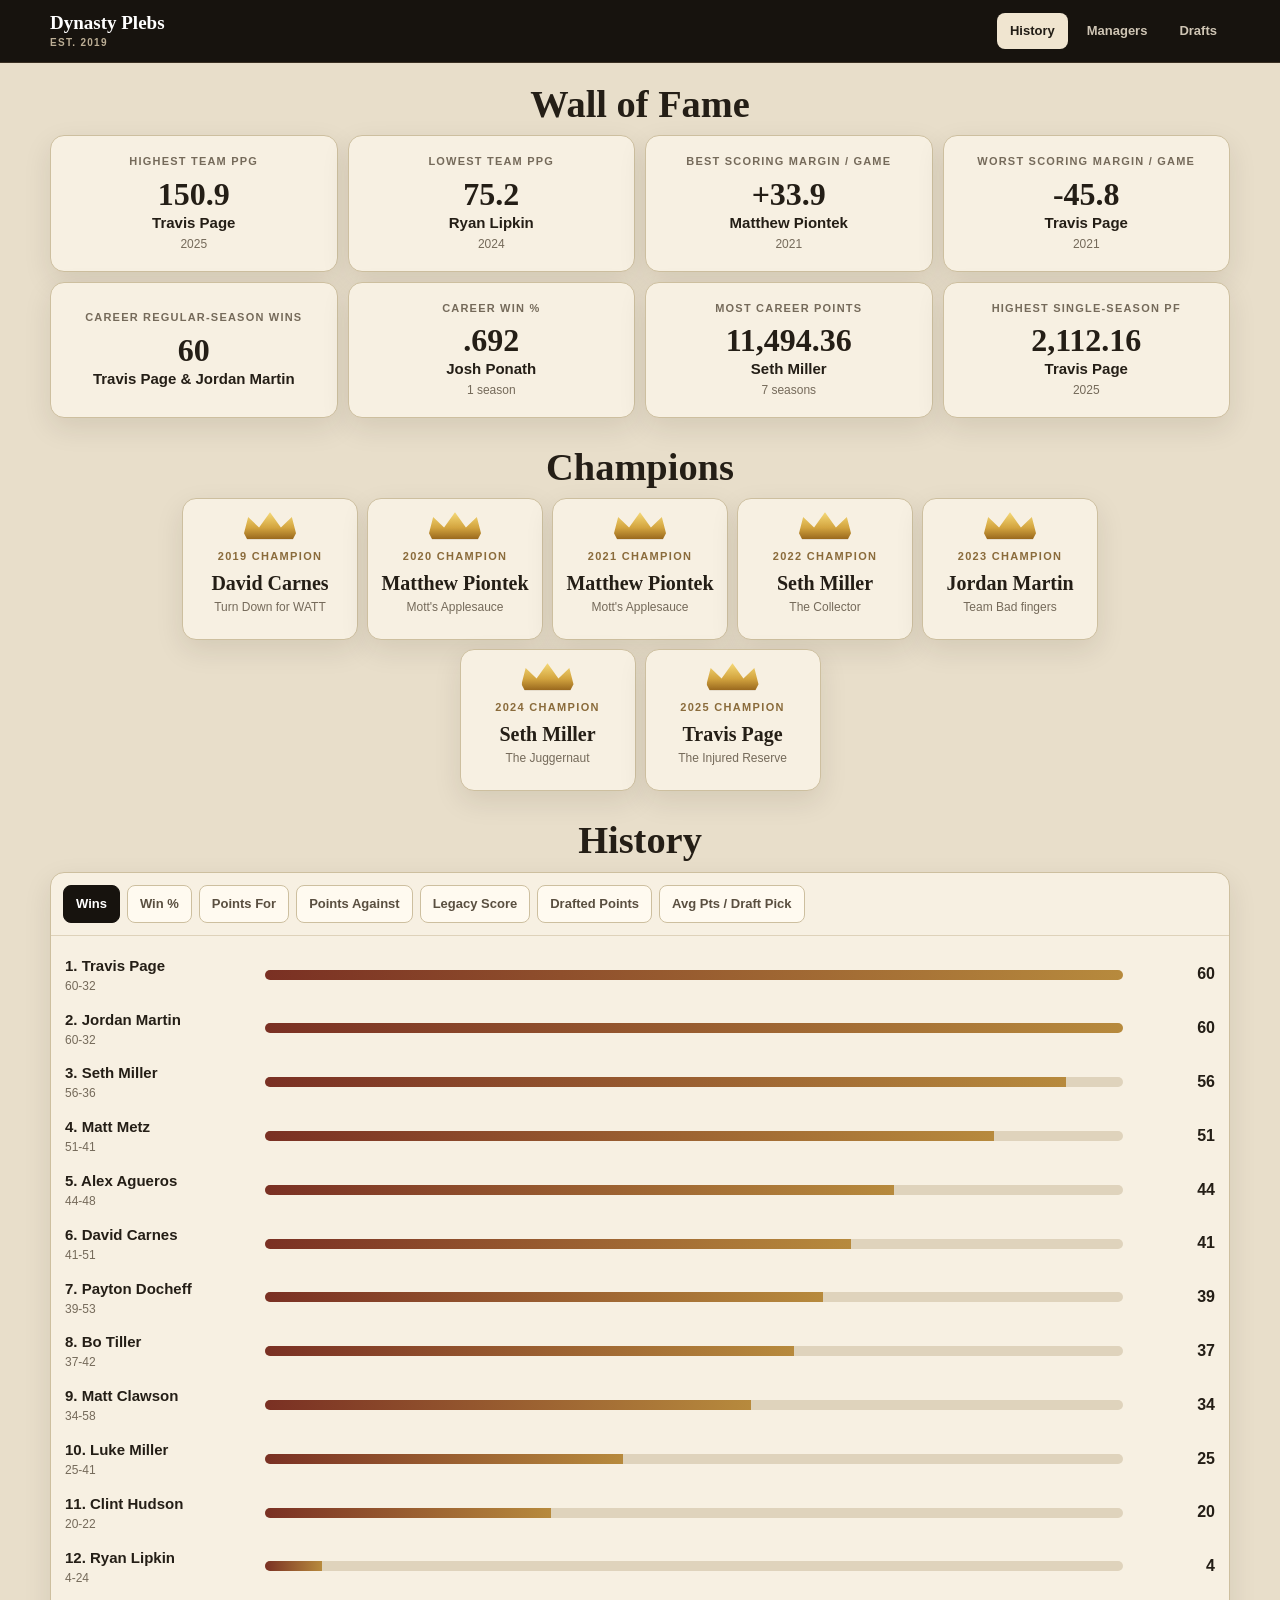
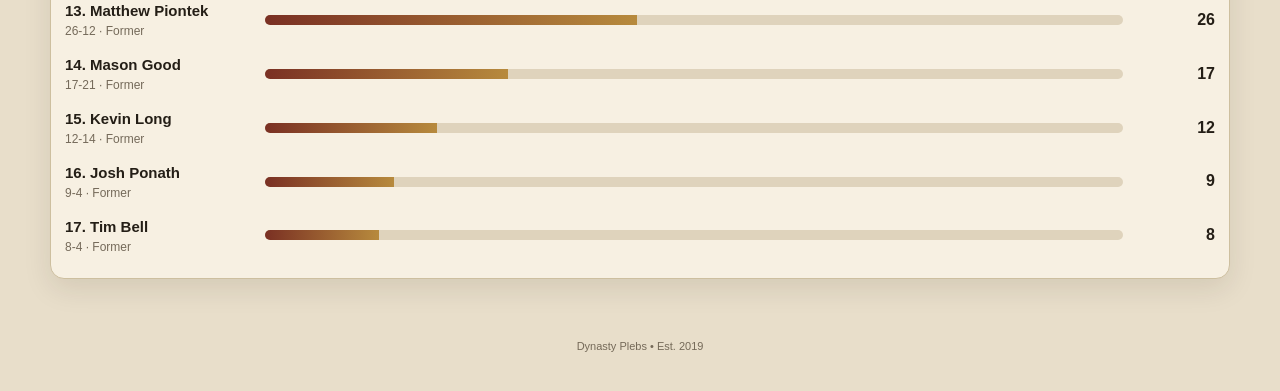
<file: index.html>
<!doctype html>
<html lang="en">
<head>
<meta charset="utf-8">
<meta name="viewport" content="width=device-width,initial-scale=1">
<meta name="theme-color" content="#17130e">
<title>Dynasty Plebs</title>
<style>
:root{--bg:#e8deca;--paper:#f7f0e2;--ink:#241e16;--muted:#756a5a;--line:#cdbf9f;--dark:#17130e;--gold:#b78a3d;--red:#7a3023;--green:#416847;--shadow:0 10px 28px rgba(44,31,14,.10);--r:14px}
*{box-sizing:border-box}html{scroll-behavior:smooth}body{margin:0;background:var(--bg);color:var(--ink);font-family:Arial,Helvetica,sans-serif;line-height:1.4}button,select{font:inherit}.wrap{width:min(1180px,calc(100% - 24px));margin:auto}
header{position:sticky;top:0;z-index:20;background:var(--dark);color:#fff;border-bottom:1px solid #3a3023}.headbar{min-height:62px;display:flex;align-items:center;gap:18px}.brand{color:#fff;text-decoration:none}.brand strong{display:block;font:800 19px Georgia,"Times New Roman",serif}.brand small{display:block;margin-top:2px;color:#bcae95;font-size:10px;font-weight:800;letter-spacing:.13em;text-transform:uppercase}.navtabs{margin-left:auto;display:flex;gap:6px}.navtabs button{border:0;background:transparent;color:#cfc5b4;padding:9px 13px;border-radius:8px;font-size:13px;font-weight:900;cursor:pointer}.navtabs button.on{background:#f0e5d0;color:#221d16}
main{padding:22px 0 52px}.view{display:none}.view.on{display:block}.section{margin-top:30px}.section:first-child{margin-top:0}.section-head{text-align:center;margin-bottom:12px}.section-head.left{text-align:left}.section-head h2{margin:0;font:800 clamp(28px,3vw,40px)/1 Georgia,"Times New Roman",serif}.section-head p{margin:5px 0 0;color:var(--muted);font-size:12px}.panel{background:var(--paper);border:1px solid var(--line);border-radius:var(--r);box-shadow:var(--shadow);overflow:hidden}
.wall-grid{display:grid;grid-template-columns:repeat(4,1fr);gap:10px}.wall-card{background:var(--paper);border:1px solid var(--line);border-radius:var(--r);padding:18px 14px;text-align:center;box-shadow:var(--shadow);min-height:132px;display:flex;flex-direction:column;justify-content:center}.wall-card small{color:var(--muted);font-size:9px;font-weight:900;letter-spacing:.11em;text-transform:uppercase}.wall-card b{display:block;margin:8px 0 2px;font:800 32px/1 Georgia,serif}.wall-card strong{font-size:13px}.wall-card span{display:block;margin-top:3px;color:var(--muted);font-size:10px}
.champion-grid{display:flex;flex-wrap:wrap;justify-content:center;gap:9px;max-width:920px;margin-inline:auto}.champion-card{flex:1 1 160px;max-width:176px;position:relative;overflow:hidden;background:var(--paper);border:1px solid var(--line);border-radius:var(--r);padding:15px 10px;text-align:center;box-shadow:var(--shadow);min-height:104px}.champion-card:after{content:'♛';position:absolute;left:50%;transform:translateX(-50%);bottom:-20px;font:700 70px Georgia,serif;color:rgba(183,138,61,.09)}.champion-card .yr{position:relative;z-index:1;color:#8a6b3b;font-size:9px;font-weight:900;letter-spacing:.12em;text-transform:uppercase}.champion-card h3{position:relative;z-index:1;margin:7px 0 2px;font:800 18px/1.05 Georgia,serif}.champion-card p{position:relative;z-index:1;margin:0;color:var(--muted);font-size:10px}
.controls,.timeline-controls{display:flex;gap:7px;flex-wrap:wrap;padding:12px;border-bottom:1px solid #ded2ba}.controls button,.timeline-controls button{border:1px solid var(--line);background:#fffaf0;border-radius:8px;padding:8px 10px;color:#5a4f40;font-size:12px;font-weight:900;cursor:pointer}.controls button.on,.timeline-controls button.on{background:var(--dark);border-color:var(--dark);color:#fff}.chart{padding:12px 14px 16px}.bar{display:grid;grid-template-columns:minmax(120px,190px) 1fr 82px;gap:10px;align-items:center;padding:7px 0}.bar strong{display:block;font-size:13px;white-space:nowrap;overflow:hidden;text-overflow:ellipsis}.bar small{display:block;color:var(--muted);font-size:10px;margin-top:2px}.track{height:10px;border-radius:99px;background:#dfd3bc;overflow:hidden}.fill{height:100%;background:linear-gradient(90deg,var(--red),var(--gold))}.val{text-align:right;font-weight:900;font-variant-numeric:tabular-nums}
.manager-toolbar{display:flex;align-items:center;gap:12px;margin-bottom:12px}.manager-toolbar label{font-size:11px;font-weight:900;text-transform:uppercase;letter-spacing:.08em;color:var(--muted)}.manager-toolbar select{min-width:230px;max-width:100%;padding:10px 12px;border-radius:9px;border:1px solid var(--line);background:#fffaf0;color:var(--ink);font-weight:800}.profile{padding:18px}.profile-top{display:flex;align-items:flex-start;justify-content:space-between;gap:14px}.profile-title h2{margin:0;font:800 clamp(34px,5vw,52px)/.95 Georgia,serif}.profile-title p{margin:8px 0 0;color:var(--muted);font-size:12px}.status{display:inline-flex;border:1px solid #a9b99e;border-radius:999px;padding:6px 9px;background:#e6eee1;color:#3d6940;font-size:9px;font-weight:900;letter-spacing:.1em;text-transform:uppercase}.status.former{background:#eee7db;border-color:#c5b9a3;color:#756957}.team-pill{margin-top:15px;display:inline-block;border-radius:9px;padding:7px 10px;background:#eee1c9;color:#6e4d24;font:800 13px Georgia,serif}.record-hero{margin-top:18px;border:4px solid var(--manager-color,var(--red));background:#fffaf0;padding:18px 12px;text-align:center;box-shadow:inset 0 0 0 2px #2c2419}.record-hero small{display:block;color:var(--muted);font-size:10px;font-weight:900;letter-spacing:.12em;text-transform:uppercase}.record-hero b{display:block;margin-top:4px;font:800 clamp(38px,7vw,58px)/1 Georgia,serif}.profile-stats{display:grid;grid-template-columns:repeat(3,1fr);gap:9px;margin-top:12px}.profile-stat{background:#f1e7d4;border:1px solid #d5c5a6;border-radius:10px;padding:12px;text-align:center}.profile-stat small{display:block;color:var(--muted);font-size:9px;font-weight:900;letter-spacing:.08em;text-transform:uppercase}.profile-stat b{display:block;margin-top:4px;font:800 22px/1 Georgia,serif}
.manager-stack{display:grid;gap:14px;margin-top:14px}.subhead{padding:14px 16px 10px;border-bottom:1px solid #ded2ba}.subhead h3{margin:0;font:800 23px/1 Georgia,serif}.subhead p{margin:4px 0 0;color:var(--muted);font-size:11px}.timeline-box{padding:8px 10px 12px}.timeline-svg{width:100%;height:265px;display:block;background:#fffaf0;border:2px solid #9d8b6c;border-radius:10px;box-shadow:inset 0 0 0 1px rgba(90,72,45,.08)}.axis-label{font-size:10px;fill:#675c4c;font-weight:700}.grid-line{stroke:#d9ccb3;stroke-width:1}.series-line{fill:none;stroke:var(--manager-color,#7a3023);stroke-width:3.5;stroke-linecap:round;stroke-linejoin:round}.series-dot{fill:#fffaf0;stroke:var(--manager-color,#7a3023);stroke-width:3}.series-area{fill:var(--manager-color,#7a3023);opacity:.06}.point-label{font-size:9px;fill:#4f4538;font-weight:900;text-anchor:middle}.series-line.pa{stroke:#8a6b3b}.series-dot.pa{stroke:#8a6b3b}.point-label.pa{fill:#7b6648}.timeline-legend{display:flex;justify-content:flex-end;gap:12px;padding:7px 12px 0;color:#625746;font-size:10px;font-weight:900}.timeline-legend span{display:flex;align-items:center;gap:4px}.timeline-legend i{display:inline-block;width:15px;height:3px;border-radius:3px;background:var(--manager-color,#7a3023)}.timeline-legend i.legend-pa{background:#8a6b3b}.scale-note{padding:8px 12px 0;color:var(--muted);font-size:10px;text-align:right}
.draft-intel{display:grid;grid-template-columns:repeat(4,1fr);gap:8px;padding:12px;border-bottom:1px solid #e1d5bf;background:#f0e6d2}.intel-card{min-height:88px;padding:11px 10px;border:1px solid #d3c3a4;border-radius:10px;background:#fff9ed}.intel-card small{display:block;color:var(--muted);font-size:8px;font-weight:900;letter-spacing:.09em;text-transform:uppercase}.intel-card b{display:block;margin-top:5px;font:800 23px/1 Georgia,serif}.intel-card strong{display:block;margin-top:6px;font-size:11px;line-height:1.2}.intel-card span{display:block;margin-top:2px;color:var(--muted);font-size:9px}.intel-note{grid-column:1/-1;color:var(--muted);font-size:9px;padding:0 2px}.rookie-year-tabs{display:flex;gap:7px;flex-wrap:wrap;padding:12px;border-bottom:1px solid #e1d5bf}.rookie-year-tabs button{border:1px solid var(--line);background:#fffaf0;color:#655844;border-radius:8px;padding:8px 10px;font-size:11px;font-weight:900;cursor:pointer}.rookie-year-tabs button.on{background:var(--dark);border-color:var(--dark);color:#fff}.picks{padding:12px}.pick-grid{display:grid;grid-template-columns:repeat(2,1fr);gap:8px}.pick{border:1px solid #d7c7aa;background:#fff9ed;border-radius:10px;padding:11px;border-left:8px solid var(--pick-color,#b78a3d)}.pick .meta{display:flex;align-items:center;justify-content:space-between;gap:8px;color:var(--muted);font-size:10px}.pick b{display:block;margin-top:5px;font-size:14px}.ppg-badge{white-space:nowrap;border-radius:999px;background:#eee2cb;color:#594937;padding:3px 6px;font-size:8px;font-weight:900}.empty{padding:25px 12px;text-align:center;color:var(--muted);font-size:12px;border:1px dashed #c7b594;border-radius:10px;background:#f4ead8}.history{padding:4px 0}.history-row{display:grid;grid-template-columns:52px 1fr auto;gap:10px;align-items:center;padding:11px 14px;border-top:1px solid #e3d8c4}.history-row:first-child{border-top:0}.history-year{font:800 16px Georgia,serif}.history-team strong{display:block;font-size:13px}.history-team small{display:block;margin-top:2px;color:var(--muted);font-size:10px}.history-record{text-align:right;font-weight:900}.history-record small{display:block;color:var(--muted);font-size:9px;font-weight:700;margin-top:2px}
footer{padding:8px 0 36px;color:#746958;font-size:11px;text-align:center}
@media(max-width:920px){.wall-grid{grid-template-columns:repeat(2,1fr)}.champion-grid{grid-template-columns:repeat(3,1fr)}.draft-intel{grid-template-columns:repeat(2,1fr)}}
@media(max-width:620px){.wrap{width:min(100% - 16px,1180px)}.headbar{min-height:60px}.brand strong{font-size:18px}.navtabs button{padding:8px 10px}.bar{grid-template-columns:95px 1fr 68px}.bar small{display:none}.champion-grid{grid-template-columns:repeat(2,1fr)}.manager-toolbar{align-items:stretch;flex-direction:column;gap:6px}.manager-toolbar select{width:100%;min-width:0}.profile{padding:15px}.profile-title h2{font-size:39px}.profile-stats{grid-template-columns:repeat(3,1fr);gap:6px}.profile-stat{padding:10px 6px}.profile-stat b{font-size:18px}.pick-grid{grid-template-columns:1fr}.history-row{grid-template-columns:46px 1fr auto}.timeline-svg{height:242px}.point-label{font-size:8px}.draft-intel{grid-template-columns:repeat(2,1fr);gap:6px;padding:10px}.intel-card{min-height:82px;padding:10px 8px}.intel-card b{font-size:21px}}













/* USER_NOTES_20260831 */
/* Champions: bespoke gold crown ABOVE all words; remove old watermark crown. */
.champion-card{padding:50px 12px 17px!important;min-height:142px!important;overflow:visible!important}
.champion-card:after{content:none!important;display:none!important}
.champion-card:before{content:"";position:absolute;z-index:2;top:13px;left:50%;transform:translateX(-50%);width:52px;height:27px;background:linear-gradient(180deg,#f6da78 0%,#d3a43f 58%,#9a691e 100%);clip-path:polygon(0 78%,8% 18%,29% 57%,50% 0,71% 57%,92% 18%,100% 78%,94% 100%,6% 100%);filter:drop-shadow(0 2px 1px rgba(52,34,10,.35)) drop-shadow(0 0 5px rgba(183,138,61,.22));border-radius:2px}
.champion-card .yr{font-size:11px!important}.champion-card h3{font-size:20px!important;margin-top:8px!important}.champion-card p{font-size:12px!important;margin-top:5px!important}
/* Readability: labels/tables were too small. */
.wall-card small{font-size:11px!important}.wall-card strong{font-size:15px!important}.wall-card span{font-size:12px!important}
.controls button,.timeline-controls button{font-size:13px!important;padding:9px 12px!important}
.bar strong{font-size:15px!important}.bar small{font-size:12px!important}.val{font-size:16px!important}
.subhead h3{font-size:25px!important}.subhead p{font-size:13px!important}
.axis-label{font-size:12px!important}.point-label{font-size:11px!important}.timeline-legend{font-size:12px!important}
.draft-intel{grid-template-columns:repeat(4,minmax(0,1fr))!important;gap:10px!important;padding:14px!important}
.intel-card{min-height:112px!important;padding:14px 12px!important}.intel-card small{font-size:11px!important;line-height:1.2!important}.intel-card b{font-size:30px!important;margin-top:8px!important}.intel-card strong{font-size:13px!important;line-height:1.3!important}.intel-card span{font-size:11px!important;line-height:1.35!important;margin-top:5px!important}.intel-note{font-size:11px!important;line-height:1.45!important}
.rookie-year-tabs button{font-size:13px!important;padding:9px 12px!important}.pick{padding:14px!important}.pick .meta{font-size:12px!important}.pick b{font-size:17px!important;margin-top:7px!important}.ppg-value{font:800 20px/1 Georgia,"Times New Roman",serif;color:var(--ink);white-space:nowrap}.ppg-badge{display:none!important}
.history-year{font-size:18px!important}.history-team strong{font-size:15px!important}.history-team small{font-size:12px!important}.history-record{font-size:16px!important}.history-record small{font-size:11px!important}
.profile-stats{grid-template-columns:repeat(4,1fr)!important}.profile-stat small{font-size:10px!important}.profile-stat b{font-size:23px!important}.legacy-stat{background:linear-gradient(180deg,#f5e5b9,#ead29a)!important;border-color:#c59a45!important}
@media(max-width:920px){.draft-intel{grid-template-columns:repeat(2,minmax(0,1fr))!important}.profile-stats{grid-template-columns:repeat(2,1fr)!important}}
@media(max-width:620px){.champion-card{padding-top:48px!important}.champion-card:before{top:12px!important;width:48px!important;height:25px!important}.draft-intel{grid-template-columns:repeat(2,minmax(0,1fr))!important}.intel-card{min-height:0!important}.intel-card b{font-size:29px!important}.pick .meta{align-items:flex-end!important}.ppg-value{font-size:19px!important}.bar strong{font-size:14px!important}.bar small{display:block!important;font-size:10px!important}.axis-label{font-size:10px!important}.point-label{font-size:9px!important}}
/* END_USER_NOTES_20260831 */

/* CLASSIC_DRAFT_ARCHIVE_20260901 */
.draft-toolbar{padding:12px 14px;margin:0;border-bottom:1px solid #ded2ba}.league-draft-board{padding:0}.league-draft-round{padding:14px;border-top:1px solid #ded2ba}.league-draft-round:first-child{border-top:0}.league-draft-round h3{margin:0 0 10px;font:800 21px/1 Georgia,serif}.league-draft-round .pick small{display:flex;justify-content:space-between;gap:8px}.league-draft-round .pick small span:last-child{text-align:right}.league-draft-round .pick b{font-size:15px}
@media(max-width:620px){.league-draft-round{padding:10px}.league-draft-round h3{font-size:19px}.league-draft-round .pick-grid{grid-template-columns:1fr}}
/* END_CLASSIC_DRAFT_ARCHIVE_20260901 */

/* CLASSIC_MANAGER_GRID_20260901 */
.profile-stats{grid-template-columns:repeat(3,minmax(0,1fr))!important}
@media(max-width:620px){.profile-stats{grid-template-columns:repeat(3,minmax(0,1fr))!important}}
/* END_CLASSIC_MANAGER_GRID_20260901 */
</style>
</head>
<body>
<header><div class="wrap headbar"><a class="brand" href="#"><strong>Dynasty Plebs</strong><small>Est. 2019</small></a><div class="navtabs"><button class="on" data-view="alltime">History</button><button data-view="managers">Managers</button><button data-view="drafts">Drafts</button></div></div></header>
<main class="wrap">
<section class="view on" id="alltime">
  <div class="section"><div class="section-head"><h2>Wall of Fame</h2></div><div class="wall-grid" id="wallGrid"></div></div>
  <div class="section"><div class="section-head"><h2>Champions</h2></div><div class="champion-grid" id="championGrid"></div></div>
  <div class="section"><div class="section-head"><h2>History</h2></div><div class="panel"><div class="controls" id="metricBtns"></div><div class="chart" id="chart"></div></div></div>
</section>
<section class="view" id="managers">
  <div class="manager-toolbar"><label for="managerSelect">Manager</label><select id="managerSelect"></select></div>
  <div class="panel profile" id="profile"></div>
  <div class="manager-stack">
    <div class="panel"><div class="subhead"><h3>Career Timeline</h3></div><div class="timeline-controls" id="timelineControls"></div><div class="timeline-box" id="timelineBox"></div></div>
    <div class="panel"><div class="subhead"><h3>Rookie Picks</h3></div><div class="draft-intel" id="draftIntel"></div><div class="rookie-year-tabs" id="rookieYearTabs"></div><div class="picks" id="rookiePicks"></div></div>
    <div class="panel"><div class="subhead"><h3>Season History</h3></div><div class="history" id="history"></div></div>
  </div>
</section>

<section class="view" id="drafts">
  <div class="section"><div class="section-head"><h2>Rookie Drafts</h2></div>
    <div class="panel">
      <div class="manager-toolbar draft-toolbar"><label for="leagueDraftYear">Year</label><select id="leagueDraftYear"></select></div>
      <div class="league-draft-board" id="leagueDraftBoard"></div>
    </div>
  </div>
</section>
</main>
<footer>Dynasty Plebs • Est. 2019</footer>
<script>
const seasons=[{"y":2019,"r":[["David Carnes","Turn Down for WATT",10,3,1634.22,1424.22],["Josh Ponath","Warren Mooners",9,4,1549.84,1408.26],["Matt Metz","Bill's Belly Checks",7,6,1653.98,1405.38],["Travis Page","Stay Off The Weeeeeeeeeeeed",10,3,1555.96,1411.6],["Matthew Piontek","Dr Mott",8,5,1552.62,1376.88],["Jordan Martin","Team Bad fingers",6,7,1479.96,1562.84],["Alex Agueros","americ anfootball",6,7,1553.32,1553.96],["Matt Clawson","Lights Kamara Action",6,7,1529.12,1558.42],["Mason Good","Team good",4,9,1290.28,1556.38],["Seth Miller","Swift Justice",3,10,1225.88,1511.52],["Payton Docheff","Dynasty, Drive Ins and Dives",5,8,1381.42,1585.5],["Kevin Long","Team Long",4,9,1423.76,1475.4]]},{"y":2020,"r":[["Matthew Piontek","Mott's Applesauce",7,6,1720.5,1535.58],["Seth Miller","You Win",8,5,1581.46,1487.78],["David Carnes","WATT is a JUJU",7,6,1634.26,1542.66],["Mason Good","Team good",9,4,1608.36,1434.32],["Travis Page","Stay Off The Weeeeeeed",8,5,1633.16,1433.4],["Bo Tiller","Warren Mooners",5,8,1517.12,1513.56],["Jordan Martin","Team Bad fingers",9,4,1508.4,1534.5],["Kevin Long","Team Short",8,5,1499.76,1479.86],["Matt Clawson","Alvin and the Chimpmuks",5,8,1425.26,1620.28],["Alex Agueros","Ruggs Tied The Room Together",5,8,1369.38,1497.0],["Matt Metz","Stay Safe Play Mahomes",3,10,1497.54,1620.08],["Payton Docheff","Dynasty, Drive Ins and Dives",4,9,1286.52,1582.7]]},{"y":2021,"r":[["Matthew Piontek","Mott's Applesauce",11,1,1617.68,1211.42],["Seth Miller","The Collector",9,3,1644.6,1239.88],["Alex Agueros","Oh! Herbie!",8,4,1282.12,1293.62],["Bo Tiller","Warren Mooners",6,6,1509.24,1382.32],["Matt Metz","Stay Safe Play Mahomes",6,6,1477.34,1351.3],["Jordan Martin","Team Bad fingers",7,5,1588.96,1397.92],["Mason Good","Team good",4,8,1273.64,1361.76],["David Carnes","WATT up MITCH",8,4,1474.28,1331.12],["Matt Clawson","Alvin and the Chimpmuks",6,6,1224.32,1403.54],["Travis Page","Trust The Process",2,10,1097.14,1646.96],["Luke Miller","Team Short",4,8,1151.58,1389.62],["Payton Docheff","Dynasty, Drive Ins and Dives",1,11,1065.78,1397.22]]},{"y":2022,"r":[["Seth Miller","The Collector",8,4,1594.08,1413.92],["Matt Metz","Stay Safe Play Mahomes",7,5,1475.34,1412.76],["Tim Bell","Red Solo Kupp",8,4,1436.28,1307.5],["Bo Tiller","Warren Mooners",7,5,1463.24,1314.86],["Jordan Martin","Team Bad fingers",6,6,1369.9,1317.62],["Payton Docheff","Dynasty, Drive Ins and Dives",7,5,1350.32,1236.36],["Alex Agueros","Oh! Herbie!",7,5,1369.66,1363.84],["Luke Miller","Skyy's the Limit",6,6,1187.28,1233.46],["Travis Page","Trust The Process",7,5,1181.74,1246.32],["David Carnes","SHUT UR MUTH",4,8,1256.54,1357.72],["Matt Clawson","Samford and Sons",1,11,1010.36,1367.22]]},{"y":2023,"r":[["Jordan Martin","Team Bad fingers",11,3,1847.98,1454.94],["Seth Miller","The Naberhood",12,2,1850.26,1563.1],["Travis Page","Trust The Process",10,4,1807.04,1516.92],["Payton Docheff","Dynasty, Drive Ins and Dives",8,6,1634.1,1423.64],["Matt Metz","Stay Safe Play Mahomes",10,4,1659.16,1495.42],["Bo Tiller","Warren Mooners",6,8,1591.26,1541.5],["Matt Clawson","Turn Your Head and Goff",2,12,1062.42,1450.62],["Clint Hudson","Clint's Competitive Team",5,9,1477.46,1500.02],["David Carnes","RomesEmpire",4,10,1238.48,1512.7],["Alex Agueros","Oh! Herbie!",6,8,1512.68,1556.52],["Luke Miller","Skyy's the Limit",5,9,1187.16,1600.18]]},{"y":2024,"r":[["Travis Page","Trust The Process",12,2,1961.78,1532.32],["Jordan Martin","Mcnutted86",12,2,1880.98,1480.14],["Matt Metz","Stay Safe Play Mahomes",8,6,1800.4,1607.88],["Matt Clawson","ClawDaddy69",8,6,1381.16,1396.98],["Seth Miller","The Juggernaut",7,7,1652.94,1644.26],["Payton Docheff","peedawg",7,7,1606.24,1571.56],["Bo Tiller","Shark Moons",7,7,1576.52,1614.02],["Clint Hudson","MrPlows",7,7,1471.5,1483.86],["Alex Agueros","abogueros",7,7,1259.68,1507.12],["Luke Miller","imjustluke",5,9,1367.6,1497.84],["David Carnes","SHUTurMUTH",3,11,1164.58,1368.8],["Ryan Lipkin","rjlipkin",1,13,1052.52,1471.12]]},{"y":2025,"r":[["Travis Page","The Injured Reserve",11,3,2112.16,1664.58],["Matt Metz","Stay Safe Play Mahomes",10,4,1588.32,1460.6],["Seth Miller","The Juggernaut",9,5,1945.14,1586.22],["Jordan Martin","Mcnutted86",9,5,1667.26,1580.74],["Clint Hudson","MrPlows",8,6,1636.62,1560.46],["Payton Docheff","peedawg",7,7,1740.52,1612.62],["Bo Tiller","Shark Moons",6,8,1535.8,1596.36],["Matt Clawson","ClawDaddy69",6,8,1354.46,1512.7],["Luke Miller","imjustluke",5,9,1369.44,1588.98],["Alex Agueros","abogueros",5,9,1245.0,1480.78],["David Carnes","SHUTurMUTH",5,9,1198.28,1424.9],["Ryan Lipkin","rjlipkin",3,11,1210.96,1535.02]]}];
const champions=[{"year":2019,"manager":"David Carnes","team":"Turn Down for WATT"},{"year":2020,"manager":"Matthew Piontek","team":"Mott's Applesauce"},{"year":2021,"manager":"Matthew Piontek","team":"Mott's Applesauce"},{"year":2022,"manager":"Seth Miller","team":"The Collector"},{"year":2023,"manager":"Jordan Martin","team":"Team Bad fingers"},{"year":2024,"manager":"Seth Miller","team":"The Juggernaut"},{"year":2025,"manager":"Travis Page","team":"The Injured Reserve"}];
const legacyScores={"David Carnes":913.587,"Josh Ponath":726.923,"Matt Metz":914.674,"Travis Page":1434.783,"Matthew Piontek":1676.316,"Jordan Martin":1402.174,"Alex Agueros":669.565,"Matt Clawson":498.913,"Mason Good":536.842,"Seth Miller":1826.087,"Payton Docheff":657.065,"Kevin Long":507.692,"Bo Tiller":702.532,"Luke Miller":473.485,"Tim Bell":733.333,"Clint Hudson":547.619,"Ryan Lipkin":157.143};
const legacyInputs={"David Carnes":{"winPct":0.445652,"serviceTime":7,"playoffWins":4,"titles":1,"multiplier":2.05},"Josh Ponath":{"winPct":0.692308,"serviceTime":1,"playoffWins":0,"titles":0,"multiplier":1.05},"Matt Metz":{"winPct":0.554348,"serviceTime":7,"playoffWins":6,"titles":0,"multiplier":1.65},"Travis Page":{"winPct":0.652174,"serviceTime":7,"playoffWins":7,"titles":1,"multiplier":2.2},"Matthew Piontek":{"winPct":0.684211,"serviceTime":3,"playoffWins":6,"titles":2,"multiplier":2.45},"Jordan Martin":{"winPct":0.652174,"serviceTime":7,"playoffWins":6,"titles":1,"multiplier":2.15},"Alex Agueros":{"winPct":0.478261,"serviceTime":7,"playoffWins":1,"titles":0,"multiplier":1.4},"Matt Clawson":{"winPct":0.369565,"serviceTime":7,"playoffWins":0,"titles":0,"multiplier":1.35},"Mason Good":{"winPct":0.447368,"serviceTime":3,"playoffWins":1,"titles":0,"multiplier":1.2},"Seth Miller":{"winPct":0.608696,"serviceTime":7,"playoffWins":13,"titles":2,"multiplier":3.0},"Payton Docheff":{"winPct":0.423913,"serviceTime":7,"playoffWins":4,"titles":0,"multiplier":1.55},"Kevin Long":{"winPct":0.461538,"serviceTime":2,"playoffWins":0,"titles":0,"multiplier":1.1},"Bo Tiller":{"winPct":0.468354,"serviceTime":6,"playoffWins":4,"titles":0,"multiplier":1.5},"Luke Miller":{"winPct":0.378788,"serviceTime":5,"playoffWins":0,"titles":0,"multiplier":1.25},"Tim Bell":{"winPct":0.666667,"serviceTime":1,"playoffWins":1,"titles":0,"multiplier":1.1},"Clint Hudson":{"winPct":0.47619,"serviceTime":3,"playoffWins":0,"titles":0,"multiplier":1.15},"Ryan Lipkin":{"winPct":0.142857,"serviceTime":2,"playoffWins":0,"titles":0,"multiplier":1.1}};
const managerColors={"Seth Miller":"#7a3023","Jordan Martin":"#294f78","Payton Docheff":"#b76f2b","Bo Tiller":"#4f6e3f","Clint Hudson":"#6d547e","Matt Metz":"#a85c32","Travis Page":"#355f6d","Alex Agueros":"#8c6d36","Luke Miller":"#65717d","David Carnes":"#505050","Matt Clawson":"#8a4d54","Matthew Piontek":"#9b7a25","Mason Good":"#476c4c","Kevin Long":"#665643","Tim Bell":"#8d3b32","Ryan Lipkin":"#a56a2a","Josh Ponath":"#4b4b4b"};
const careerDraftStats={"2019|joshjacobs":{"ppg":14.8,"points":1554.0,"games":105,"seasons":7,"through":2025,"pos":"RB"},"2019|parriscampbell":{"ppg":4.36,"points":218.0,"games":50,"seasons":7,"through":2025,"pos":"WR"},"2019|nkealharry":{"ppg":2.740816,"points":134.3,"games":49,"seasons":5,"through":2023,"pos":"TE"},"2019|davidmontgomery":{"ppg":12.288,"points":1290.24,"games":105,"seasons":7,"through":2025,"pos":"RB"},"2019|milessanders":{"ppg":9.353409,"points":823.1,"games":88,"seasons":7,"through":2025,"pos":"RB"},"2019|dkmetcalf":{"ppg":11.471429,"points":1284.8,"games":112,"seasons":7,"through":2025,"pos":"WR"},"2019|diontaejohnson":{"ppg":9.773034,"points":869.8,"games":89,"seasons":6,"through":2024,"pos":"WR"},"2019|mecolehardman":{"ppg":5.490244,"points":450.2,"games":82,"seasons":7,"through":2025,"pos":"WR"},"2019|ajbrown":{"ppg":13.427619,"points":1409.9,"games":105,"seasons":7,"through":2025,"pos":"WR"},"2019|deebosamuel":{"ppg":11.975876,"points":1161.66,"games":97,"seasons":7,"through":2025,"pos":"WR"},"2019|marquisebrown":{"ppg":9.074444,"points":816.7,"games":90,"seasons":7,"through":2025,"pos":"WR"},"2019|darrellhenderson":{"ppg":7.316667,"points":395.1,"games":54,"seasons":5,"through":2023,"pos":"RB"},"2019|andyisabella":{"ppg":1.865116,"points":80.2,"games":43,"seasons":5,"through":2023,"pos":"WR"},"2019|devinsingletary":{"ppg":8.502182,"points":935.24,"games":110,"seasons":7,"through":2025,"pos":"RB"},"2019|kylermurray":{"ppg":20.786207,"points":1808.4,"games":87,"seasons":7,"through":2025,"pos":"QB"},"2019|tjhockenson":{"ppg":8.438144,"points":818.5,"games":97,"seasons":7,"through":2025,"pos":"TE"},"2019|jjarcegawhiteside":{"ppg":1.275,"points":51.0,"games":40,"seasons":3,"through":2021,"pos":"WR"},"2019|noahfant":{"ppg":5.700909,"points":627.1,"games":110,"seasons":7,"through":2025,"pos":"TE"},"2019|irvsmithjr":{"ppg":3.922222,"points":211.8,"games":54,"seasons":5,"through":2024,"pos":"TE"},"2019|hakeembutler":{"ppg":0.0,"points":0.0,"games":2,"seasons":1,"through":2020,"pos":"TE"},"2019|justicehill":{"ppg":4.144048,"points":348.1,"games":84,"seasons":6,"through":2025,"pos":"RB"},"2019|damienharris":{"ppg":8.897727,"points":391.5,"games":44,"seasons":5,"through":2023,"pos":"RB"},"2019|bennysnell":{"ppg":2.477778,"points":156.1,"games":63,"seasons":4,"through":2022,"pos":"RB"},"2019|milesboykin":{"ppg":1.517808,"points":110.8,"games":73,"seasons":5,"through":2023,"pos":"WR"},"2019|dwaynehaskins":{"ppg":8.285882,"points":140.86,"games":17,"seasons":3,"through":2021,"pos":"QB"},"2019|alexandermattison":{"ppg":6.429213,"points":572.2,"games":89,"seasons":6,"through":2024,"pos":"RB"},"2019|darwinthompson":{"ppg":2.203846,"points":57.3,"games":26,"seasons":2,"through":2020,"pos":"RB"},"2019|terrymclaurin":{"ppg":11.218692,"points":1200.4,"games":107,"seasons":7,"through":2025,"pos":"WR"},"2019|ryquellarmstead":{"ppg":3.072222,"points":55.3,"games":18,"seasons":2,"through":2021,"pos":"RB"},"2019|rileyridley":{"ppg":1.58,"points":15.8,"games":10,"seasons":2,"through":2020,"pos":"WR"},"2019|danieljones":{"ppg":16.117108,"points":1337.72,"games":83,"seasons":7,"through":2025,"pos":"QB"},"2019|kelvinharmon":{"ppg":3.24625,"points":51.94,"games":16,"seasons":1,"through":2019,"pos":"WR"},"2019|hunterrenfrow":{"ppg":6.906329,"points":545.6,"games":79,"seasons":6,"through":2025,"pos":"WR"},"2019|devineozigbo":{"ppg":0.685714,"points":19.2,"games":28,"seasons":5,"through":2023,"pos":"RB"},"2019|dexterwilliams":{"ppg":0.271429,"points":1.9,"games":7,"seasons":2,"through":2020,"pos":"RB"},"2019|jordanscarlett":{"ppg":0.09,"points":0.9,"games":10,"seasons":2,"through":2021,"pos":"RB"},"2019|jacesternberger":{"ppg":1.3,"points":23.4,"games":18,"seasons":2,"through":2020,"pos":"TE"},"2019|drewlock":{"ppg":10.294146,"points":422.06,"games":41,"seasons":6,"through":2025,"pos":"QB"},"2019|mylesgaskin":{"ppg":7.025532,"points":330.2,"games":47,"seasons":7,"through":2025,"pos":"RB"},"2019|qadreeollison":{"ppg":2.095652,"points":48.2,"games":23,"seasons":5,"through":2023,"pos":"RB"},"2019|dawsonknox":{"ppg":5.384314,"points":549.2,"games":102,"seasons":7,"through":2025,"pos":"TE"},"2019|kahalewarring":{"ppg":0.555556,"points":5.0,"games":9,"seasons":2,"through":2021,"pos":"TE"},"2019|trayveonwilliams":{"ppg":0.756,"points":56.7,"games":75,"seasons":7,"through":2025,"pos":"RB"},"2019|tonypollard":{"ppg":9.869643,"points":1105.4,"games":112,"seasons":7,"through":2025,"pos":"RB"},"2020|jonathantaylor":{"ppg":17.169048,"points":1442.2,"games":84,"seasons":6,"through":2025,"pos":"RB"},"2020|dandreswift":{"ppg":12.322472,"points":1096.7,"games":89,"seasons":6,"through":2025,"pos":"RB"},"2020|clydeedwardshelaire":{"ppg":8.253846,"points":429.2,"games":52,"seasons":6,"through":2025,"pos":"RB"},"2020|jkdobbins":{"ppg":11.36383,"points":534.1,"games":47,"seasons":5,"through":2025,"pos":"RB"},"2020|camakers":{"ppg":6.279322,"points":370.48,"games":59,"seasons":6,"through":2025,"pos":"RB"},"2020|justinjefferson":{"ppg":14.94617,"points":1404.94,"games":94,"seasons":6,"through":2025,"pos":"WR"},"2020|ceedeelamb":{"ppg":14.043158,"points":1334.1,"games":95,"seasons":6,"through":2025,"pos":"WR"},"2020|jerryjeudy":{"ppg":8.513187,"points":774.7,"games":91,"seasons":6,"through":2025,"pos":"WR"},"2020|jalenreagor":{"ppg":3.00625,"points":192.4,"games":64,"seasons":5,"through":2024,"pos":"WR"},"2020|henryruggsiii":{"ppg":7.18,"points":143.6,"games":20,"seasons":2,"through":2021,"pos":"WR"},"2020|ajdillon":{"ppg":7.1,"points":475.7,"games":67,"seasons":5,"through":2025,"pos":"RB"},"2020|denzelmims":{"ppg":3.02,"points":90.6,"games":30,"seasons":3,"through":2022,"pos":"WR"},"2020|keshawnvaughn":{"ppg":1.519565,"points":69.9,"games":46,"seasons":5,"through":2024,"pos":"RB"},"2020|antoniogibson":{"ppg":9.068675,"points":752.7,"games":83,"seasons":6,"through":2025,"pos":"RB"},"2020|bryanedwards":{"ppg":3.597143,"points":125.9,"games":35,"seasons":3,"through":2022,"pos":"WR"},"2020|brandonaiyuk":{"ppg":10.828986,"points":747.2,"games":69,"seasons":5,"through":2024,"pos":"WR"},"2020|teehiggins":{"ppg":11.92,"points":1013.2,"games":85,"seasons":6,"through":2025,"pos":"WR"},"2020|zachmoss":{"ppg":7.767213,"points":473.8,"games":61,"seasons":5,"through":2024,"pos":"RB"},"2020|michaelpittman":{"ppg":9.788421,"points":929.9,"games":95,"seasons":6,"through":2025,"pos":"WR"},"2020|laviskashenault":{"ppg":4.880952,"points":307.5,"games":63,"seasons":5,"through":2024,"pos":"WR"},"2020|darryntonevans":{"ppg":2.2875,"points":54.9,"games":24,"seasons":5,"through":2024,"pos":"RB"},"2020|joeburrow":{"ppg":22.251688,"points":1713.38,"games":77,"seasons":6,"through":2025,"pos":"QB"},"2020|joshuakelley":{"ppg":3.507018,"points":199.9,"games":57,"seasons":5,"through":2024,"pos":"RB"},"2020|tuatagovailoa":{"ppg":16.435128,"points":1281.94,"games":78,"seasons":6,"through":2025,"pos":"QB"},"2020|anthonymcfarland":{"ppg":1.694118,"points":28.8,"games":17,"seasons":4,"through":2023,"pos":"RB"},"2020|kjhamler":{"ppg":4.665217,"points":107.3,"games":23,"seasons":3,"through":2022,"pos":"WR"},"2020|chaseclaypool":{"ppg":7.288621,"points":422.74,"games":58,"seasons":4,"through":2023,"pos":"WR"},"2020|devinduvernay":{"ppg":2.58427,"points":230.0,"games":89,"seasons":6,"through":2025,"pos":"WR"},"2020|vanjefferson":{"ppg":4.105319,"points":385.9,"games":94,"seasons":6,"through":2025,"pos":"WR"},"2020|lamicalperine":{"ppg":3.294737,"points":62.6,"games":19,"seasons":3,"through":2023,"pos":"RB"},"2020|lynnbowdenjr":{"ppg":2.176154,"points":56.58,"games":26,"seasons":3,"through":2023,"pos":"WR"},"2020|antoniogandygolden":{"ppg":0.3,"points":3.0,"games":10,"seasons":2,"through":2021,"pos":"TE"},"2020|quintezcephus":{"ppg":4.604545,"points":101.3,"games":22,"seasons":3,"through":2022,"pos":"WR"},"2020|tylerjohnson":{"ppg":2.893443,"points":176.5,"games":61,"seasons":6,"through":2025,"pos":"WR"},"2020|deejaydallas":{"ppg":1.910714,"points":160.5,"games":84,"seasons":6,"through":2025,"pos":"RB"},"2020|adamtrautman":{"ppg":2.535106,"points":238.3,"games":94,"seasons":6,"through":2025,"pos":"TE"},"2020|joereed":{"ppg":0.809091,"points":8.9,"games":11,"seasons":1,"through":2020,"pos":"WR"},"2020|colekmet":{"ppg":5.667,"points":566.7,"games":100,"seasons":6,"through":2025,"pos":"TE"},"2020|enobenjamin":{"ppg":4.254167,"points":102.1,"games":24,"seasons":2,"through":2022,"pos":"RB"},"2020|darnellmooney":{"ppg":7.397802,"points":673.2,"games":91,"seasons":6,"through":2025,"pos":"WR"},"2020|donovanpeoplesjones":{"ppg":5.218966,"points":302.7,"games":58,"seasons":4,"through":2023,"pos":"WR"},"2020|justinherbert":{"ppg":21.155789,"points":2009.8,"games":95,"seasons":6,"through":2025,"pos":"QB"},"2020|collinjohnson":{"ppg":1.813158,"points":68.9,"games":38,"seasons":4,"through":2024,"pos":"WR"},"2020|jordanlove":{"ppg":16.226316,"points":924.9,"games":57,"seasons":5,"through":2025,"pos":"QB"},"2020|gabrieldavis":{"ppg":7.28875,"points":583.1,"games":80,"seasons":6,"through":2025,"pos":"WR"},"2020|albertokwuegbunam":{"ppg":3.53871,"points":109.7,"games":31,"seasons":5,"through":2025,"pos":"TE"},"2020|jamesproche":{"ppg":0.639437,"points":45.4,"games":71,"seasons":6,"through":2025,"pos":"WR"},"2020|kjhill":{"ppg":0.633333,"points":13.3,"games":21,"seasons":2,"through":2021,"pos":"WR"},"2021|najeeharris":{"ppg":11.898028,"points":844.76,"games":71,"seasons":5,"through":2025,"pos":"RB"},"2021|travisetienne":{"ppg":11.933333,"points":787.6,"games":66,"seasons":4,"through":2025,"pos":"RB"},"2021|jamarrchase":{"ppg":16.234872,"points":1266.32,"games":78,"seasons":5,"through":2025,"pos":"WR"},"2021|javontewilliams":{"ppg":10.432857,"points":730.3,"games":70,"seasons":5,"through":2025,"pos":"RB"},"2021|devontasmith":{"ppg":10.95625,"points":876.5,"games":80,"seasons":5,"through":2025,"pos":"WR"},"2021|kylepitts":{"ppg":7.557692,"points":589.5,"games":78,"seasons":5,"through":2025,"pos":"TE"},"2021|jaylenwaddle":{"ppg":11.036154,"points":860.82,"games":78,"seasons":5,"through":2025,"pos":"WR"},"2021|rashodbateman":{"ppg":6.015625,"points":385.0,"games":64,"seasons":5,"through":2025,"pos":"WR"},"2021|treysermon":{"ppg":2.028261,"points":93.3,"games":46,"seasons":5,"through":2025,"pos":"RB"},"2021|elijahmoore":{"ppg":5.762857,"points":403.4,"games":70,"seasons":5,"through":2025,"pos":"WR"},"2021|terracemarshall":{"ppg":2.844186,"points":122.3,"games":43,"seasons":4,"through":2024,"pos":"WR"},"2021|rondalemoore":{"ppg":6.012821,"points":234.5,"games":39,"seasons":3,"through":2023,"pos":"WR"},"2021|trevorlawrence":{"ppg":17.15039,"points":1320.58,"games":77,"seasons":5,"through":2025,"pos":"QB"},"2021|kadariustoney":{"ppg":4.264571,"points":149.26,"games":35,"seasons":4,"through":2024,"pos":"WR"},"2021|treylance":{"ppg":6.47875,"points":103.66,"games":16,"seasons":4,"through":2025,"pos":"QB"},"2021|amonrastbrown":{"ppg":14.391325,"points":1194.48,"games":83,"seasons":5,"through":2025,"pos":"WR"},"2021|justinfields":{"ppg":16.182373,"points":954.76,"games":59,"seasons":5,"through":2025,"pos":"QB"},"2021|michaelcarter":{"ppg":6.581967,"points":401.5,"games":61,"seasons":5,"through":2025,"pos":"RB"},"2021|dyamibrown":{"ppg":2.252727,"points":173.46,"games":77,"seasons":5,"through":2025,"pos":"WR"},"2021|kennethgainwell":{"ppg":6.085301,"points":505.08,"games":83,"seasons":5,"through":2025,"pos":"RB"},"2021|chubahubbard":{"ppg":8.851899,"points":699.3,"games":79,"seasons":5,"through":2025,"pos":"RB"},"2021|dwayneeskridge":{"ppg":1.074419,"points":46.2,"games":43,"seasons":5,"through":2025,"pos":"WR"},"2021|nicocollins":{"ppg":11.112121,"points":733.4,"games":66,"seasons":5,"through":2025,"pos":"WR"},"2021|amarirodgers":{"ppg":1.105714,"points":38.7,"games":35,"seasons":3,"through":2023,"pos":"WR"},"2021|rhamondrestevenson":{"ppg":11.02,"points":771.4,"games":70,"seasons":5,"through":2025,"pos":"RB"},"2021|tutuatwell":{"ppg":3.95625,"points":253.2,"games":64,"seasons":5,"through":2025,"pos":"WR"},"2021|zachwilson":{"ppg":9.673684,"points":367.6,"games":38,"seasons":4,"through":2025,"pos":"QB"},"2021|dezfitzpatrick":{"ppg":1.914286,"points":13.4,"games":7,"seasons":4,"through":2024,"pos":"WR"},"2021|patfreiermuth":{"ppg":6.770513,"points":528.1,"games":78,"seasons":5,"through":2025,"pos":"TE"},"2021|macjones":{"ppg":12.087937,"points":761.54,"games":63,"seasons":5,"through":2025,"pos":"QB"},"2021|anthonyschwartz":{"ppg":1.808,"points":45.2,"games":25,"seasons":2,"through":2022,"pos":"WR"},"2021|joshpalmer":{"ppg":6.094286,"points":426.6,"games":70,"seasons":5,"through":2025,"pos":"WR"},"2021|cornellpowell":{"ppg":0.0,"points":0.0,"games":3,"seasons":1,"through":2022,"pos":"WR"},"2021|jaelondarden":{"ppg":0.369444,"points":13.3,"games":36,"seasons":4,"through":2024,"pos":"WR"},"2021|kenenwangwu":{"ppg":0.97451,"points":49.7,"games":51,"seasons":5,"through":2025,"pos":"RB"},"2021|tylanwallace":{"ppg":0.875,"points":59.5,"games":68,"seasons":5,"through":2025,"pos":"WR"},"2021|michaelstrachan":{"ppg":0.695652,"points":16.0,"games":23,"seasons":3,"through":2023,"pos":"WR"},"2021|jermarjefferson":{"ppg":2.490909,"points":27.4,"games":11,"seasons":3,"through":2025,"pos":"RB"},"2021|khalilherbert":{"ppg":5.084127,"points":320.3,"games":63,"seasons":5,"through":2025,"pos":"RB"},"2021|sethwilliams":{"ppg":1.95,"points":3.9,"games":2,"seasons":1,"through":2021,"pos":"WR"},"2021|larryrountree":{"ppg":1.2125,"points":19.4,"games":16,"seasons":2,"through":2022,"pos":"RB"},"2021|noahgray":{"ppg":2.979518,"points":247.3,"games":83,"seasons":5,"through":2025,"pos":"TE"},"2021|brevinjordan":{"ppg":3.047222,"points":109.7,"games":36,"seasons":4,"through":2024,"pos":"TE"},"2021|zachdavidson":{"ppg":0.25,"points":1.0,"games":4,"seasons":2,"through":2025,"pos":"TE"},"2021|hunterlong":{"ppg":0.941304,"points":43.3,"games":46,"seasons":5,"through":2025,"pos":"TE"},"2021|kellenmond":{"ppg":0.2,"points":0.2,"games":1,"seasons":1,"through":2021,"pos":"QB"},"2022|breecehall":{"ppg":13.61,"points":762.16,"games":56,"seasons":4,"through":2025,"pos":"RB"},"2022|kenwalkeriii":{"ppg":12.215517,"points":708.5,"games":58,"seasons":4,"through":2025,"pos":"RB"},"2022|garrettwilson":{"ppg":10.737931,"points":622.8,"games":58,"seasons":4,"through":2025,"pos":"WR"},"2022|drakelondon":{"ppg":10.986774,"points":681.18,"games":62,"seasons":4,"through":2025,"pos":"WR"},"2022|jamesonwilliams":{"ppg":9.07,"points":453.5,"games":50,"seasons":4,"through":2025,"pos":"WR"},"2022|treylonburks":{"ppg":3.971429,"points":139.0,"games":35,"seasons":4,"through":2025,"pos":"WR"},"2022|chrisolave":{"ppg":11.394545,"points":626.7,"games":55,"seasons":4,"through":2025,"pos":"WR"},"2022|georgepickens":{"ppg":10.74,"points":698.1,"games":65,"seasons":4,"through":2025,"pos":"WR"},"2022|jamescook":{"ppg":12.789394,"points":844.1,"games":66,"seasons":4,"through":2025,"pos":"RB"},"2022|dameonpierce":{"ppg":6.365116,"points":273.7,"games":43,"seasons":4,"through":2025,"pos":"RB"},"2022|christianwatson":{"ppg":9.095833,"points":436.6,"games":48,"seasons":4,"through":2025,"pos":"WR"},"2022|skyymoore":{"ppg":1.658491,"points":87.9,"games":53,"seasons":4,"through":2025,"pos":"WR"},"2022|jahandotson":{"ppg":4.555556,"points":287.0,"games":63,"seasons":4,"through":2025,"pos":"WR"},"2022|rachaadwhite":{"ppg":9.658209,"points":647.1,"games":67,"seasons":4,"through":2025,"pos":"RB"},"2022|isaiahspiller":{"ppg":1.526667,"points":22.9,"games":15,"seasons":2,"through":2023,"pos":"RB"},"2022|tylerallgeier":{"ppg":7.398507,"points":495.7,"games":67,"seasons":4,"through":2025,"pos":"RB"},"2022|zamirwhite":{"ppg":2.384444,"points":107.3,"games":45,"seasons":4,"through":2025,"pos":"RB"},"2022|davidbell":{"ppg":2.478125,"points":79.3,"games":32,"seasons":3,"through":2024,"pos":"WR"},"2022|jalentolbert":{"ppg":3.905455,"points":214.8,"games":55,"seasons":4,"through":2025,"pos":"WR"},"2022|johnmetchieiii":{"ppg":2.733333,"points":123.0,"games":45,"seasons":3,"through":2025,"pos":"WR"},"2022|alecpierce":{"ppg":7.404687,"points":473.9,"games":64,"seasons":4,"through":2025,"pos":"WR"},"2022|kennypickett":{"ppg":8.136667,"points":292.92,"games":36,"seasons":4,"through":2025,"pos":"QB"},"2022|pierrestrong":{"ppg":2.004348,"points":92.2,"games":46,"seasons":3,"through":2024,"pos":"RB"},"2022|calvinaustiniii":{"ppg":4.49375,"points":215.7,"games":48,"seasons":3,"through":2025,"pos":"WR"},"2022|brianrobinson":{"ppg":8.562069,"points":496.6,"games":58,"seasons":4,"through":2025,"pos":"RB"},"2022|wandalerobinson":{"ppg":8.359259,"points":451.4,"games":54,"seasons":4,"through":2025,"pos":"WR"},"2022|justynross":{"ppg":0.691667,"points":8.3,"games":12,"seasons":2,"through":2024,"pos":"WR"},"2022|hassanhaskins":{"ppg":1.359091,"points":59.8,"games":44,"seasons":3,"through":2025,"pos":"RB"},"2022|tylerbadie":{"ppg":2.135,"points":42.7,"games":20,"seasons":3,"through":2025,"pos":"RB"},"2022|tyquanthornton":{"ppg":3.666667,"points":154.0,"games":42,"seasons":4,"through":2025,"pos":"WR"},"2022|treymcbride":{"ppg":9.624242,"points":635.2,"games":66,"seasons":4,"through":2025,"pos":"TE"},"2022|malikwillis":{"ppg":5.971818,"points":131.38,"games":22,"seasons":4,"through":2025,"pos":"QB"},"2022|khalilshakir":{"ppg":6.412903,"points":397.6,"games":62,"seasons":4,"through":2025,"pos":"WR"},"2022|desmondridder":{"ppg":9.6512,"points":241.28,"games":25,"seasons":3,"through":2024,"pos":"QB"},"2022|jelaniwoods":{"ppg":3.4,"points":64.6,"games":19,"seasons":2,"through":2025,"pos":"TE"},"2022|gregdulcich":{"ppg":4.151613,"points":128.7,"games":31,"seasons":4,"through":2025,"pos":"TE"},"2022|dannygray":{"ppg":0.184615,"points":2.4,"games":13,"seasons":1,"through":2022,"pos":"WR"},"2022|romeodoubs":{"ppg":8.008475,"points":472.5,"games":59,"seasons":4,"through":2025,"pos":"WR"},"2022|tyriondavisprice":{"ppg":1.5875,"points":12.7,"games":8,"seasons":3,"through":2024,"pos":"RB"},"2022|velusjones":{"ppg":1.167568,"points":43.2,"games":37,"seasons":4,"through":2025,"pos":"WR"},"2022|keaontayingram":{"ppg":1.338095,"points":28.1,"games":21,"seasons":3,"through":2024,"pos":"RB"},"2022|isiahpacheco":{"ppg":8.805882,"points":449.1,"games":51,"seasons":4,"through":2025,"pos":"RB"},"2022|kyrenwilliams":{"ppg":13.916364,"points":765.4,"games":55,"seasons":4,"through":2025,"pos":"RB"},"2022|montrellwashington":{"ppg":0.145455,"points":3.2,"games":22,"seasons":3,"through":2024,"pos":"WR"},"2022|jeromeford":{"ppg":5.903509,"points":336.5,"games":57,"seasons":4,"through":2025,"pos":"RB"},"2022|kylephilips":{"ppg":2.415385,"points":31.4,"games":13,"seasons":2,"through":2023,"pos":"WR"},"2022|jalennailor":{"ppg":3.781818,"points":208.0,"games":55,"seasons":4,"through":2025,"pos":"WR"},"2022|kevinharris":{"ppg":3.444444,"points":31.0,"games":9,"seasons":2,"through":2023,"pos":"RB"},"2023|bijanrobinson":{"ppg":16.858824,"points":859.8,"games":51,"seasons":3,"through":2025,"pos":"RB"},"2023|jahmyrgibbs":{"ppg":17.987755,"points":881.4,"games":49,"seasons":3,"through":2025,"pos":"RB"},"2023|jaxonsmithnjigba":{"ppg":12.190196,"points":621.7,"games":51,"seasons":3,"through":2025,"pos":"WR"},"2023|jordanaddison":{"ppg":10.465217,"points":481.4,"games":46,"seasons":3,"through":2025,"pos":"WR"},"2023|quentinjohnston":{"ppg":7.997826,"points":367.9,"games":46,"seasons":3,"through":2025,"pos":"WR"},"2023|zachcharbonnet":{"ppg":8.712245,"points":426.9,"games":49,"seasons":3,"through":2025,"pos":"RB"},"2023|anthonyrichardson":{"ppg":13.717647,"points":233.2,"games":17,"seasons":3,"through":2025,"pos":"QB"},"2023|zayflowers":{"ppg":10.814,"points":540.7,"games":50,"seasons":3,"through":2025,"pos":"WR"},"2023|devonachane":{"ppg":16.531818,"points":727.4,"games":44,"seasons":3,"through":2025,"pos":"RB"},"2023|cjstroud":{"ppg":16.922609,"points":778.44,"games":46,"seasons":3,"through":2025,"pos":"QB"},"2023|kendremiller":{"ppg":4.557143,"points":95.7,"games":21,"seasons":3,"through":2025,"pos":"RB"},"2023|roschonjohnson":{"ppg":4.338889,"points":156.2,"games":36,"seasons":3,"through":2025,"pos":"RB"},"2023|bryceyoung":{"ppg":13.205217,"points":607.44,"games":46,"seasons":3,"through":2025,"pos":"QB"},"2023|tankbigsby":{"ppg":4.002,"points":200.1,"games":50,"seasons":3,"through":2025,"pos":"RB"},"2023|daltonkincaid":{"ppg":7.297561,"points":299.2,"games":41,"seasons":3,"through":2025,"pos":"TE"},"2023|rasheerice":{"ppg":12.482143,"points":349.5,"games":28,"seasons":3,"through":2025,"pos":"WR"},"2023|jonathanmingo":{"ppg":2.368421,"points":90.0,"games":38,"seasons":3,"through":2025,"pos":"WR"},"2023|tyjaespears":{"ppg":7.514286,"points":315.6,"games":42,"seasons":3,"through":2025,"pos":"RB"},"2023|jalinhyatt":{"ppg":1.585366,"points":65.0,"games":41,"seasons":3,"through":2025,"pos":"WR"},"2023|michaelmayer":{"ppg":3.692105,"points":140.3,"games":38,"seasons":3,"through":2025,"pos":"TE"},"2023|joshdowns":{"ppg":8.042553,"points":378.0,"games":47,"seasons":3,"through":2025,"pos":"WR"},"2023|marvinmimsjr":{"ppg":5.0875,"points":244.2,"games":48,"seasons":3,"through":2025,"pos":"WR"},"2023|chasebrown":{"ppg":11.613333,"points":522.6,"games":45,"seasons":3,"through":2025,"pos":"RB"},"2023|jaydenreed":{"ppg":9.8425,"points":393.7,"games":40,"seasons":3,"through":2025,"pos":"WR"},"2023|samlaporta":{"ppg":10.185714,"points":427.8,"games":42,"seasons":3,"through":2025,"pos":"TE"},"2023|zachevans":{"ppg":0.19,"points":1.9,"games":10,"seasons":1,"through":2023,"pos":"RB"},"2023|cedrictillman":{"ppg":3.923684,"points":149.1,"games":38,"seasons":3,"through":2025,"pos":"WR"},"2023|willlevis":{"ppg":11.045714,"points":231.96,"games":21,"seasons":2,"through":2024,"pos":"QB"},"2023|nathanieldell":{"ppg":10.24,"points":256.0,"games":25,"seasons":2,"through":2024,"pos":"WR"},"2023|israelabanikanda":{"ppg":2.133333,"points":12.8,"games":6,"seasons":1,"through":2023,"pos":"RB"},"2023|darnellwashington":{"ppg":2.06,"points":103.0,"games":50,"seasons":3,"through":2025,"pos":"TE"},"2023|hendonhooker":{"ppg":0.893333,"points":2.68,"games":3,"seasons":1,"through":2024,"pos":"QB"},"2023|kayshonboutte":{"ppg":6.202941,"points":210.9,"games":34,"seasons":3,"through":2025,"pos":"WR"},"2023|evanhull":{"ppg":0.8875,"points":7.1,"games":8,"seasons":3,"through":2025,"pos":"RB"},"2023|deucevaughn":{"ppg":1.557143,"points":21.8,"games":14,"seasons":2,"through":2024,"pos":"RB"},"2023|atperry":{"ppg":5.46,"points":54.6,"games":10,"seasons":1,"through":2023,"pos":"WR"},"2023|ericgray":{"ppg":0.655882,"points":22.3,"games":34,"seasons":3,"through":2025,"pos":"RB"},"2023|lukemusgrave":{"ppg":2.954286,"points":103.4,"games":35,"seasons":3,"through":2025,"pos":"TE"},"2023|michaelwilson":{"ppg":8.219565,"points":378.1,"games":46,"seasons":3,"through":2025,"pos":"WR"},"2023|chrisrodriguezjr":{"ppg":4.525714,"points":158.4,"games":35,"seasons":3,"through":2025,"pos":"RB"},"2023|xavierhutchinson":{"ppg":2.369388,"points":116.1,"games":49,"seasons":3,"through":2025,"pos":"WR"},"2023|treypalmer":{"ppg":3.29375,"points":105.4,"games":32,"seasons":2,"through":2024,"pos":"WR"},"2023|kennymcintosh":{"ppg":1.045,"points":20.9,"games":20,"seasons":2,"through":2024,"pos":"RB"},"2023|parkerwashington":{"ppg":6.378571,"points":267.9,"games":42,"seasons":3,"through":2025,"pos":"WR"},"2023|tylerscott":{"ppg":1.014286,"points":28.4,"games":28,"seasons":2,"through":2024,"pos":"WR"},"2023|charliejones":{"ppg":0.854545,"points":28.2,"games":33,"seasons":3,"through":2025,"pos":"WR"},"2023|tretucker":{"ppg":6.026,"points":301.3,"games":50,"seasons":3,"through":2025,"pos":"WR"},"2023|seantucker":{"ppg":3.462222,"points":155.8,"games":45,"seasons":3,"through":2025,"pos":"RB"},"2023|lukeschoonmaker":{"ppg":1.692157,"points":86.3,"games":51,"seasons":3,"through":2025,"pos":"TE"},"2023|tuckerkraft":{"ppg":7.202381,"points":302.5,"games":42,"seasons":3,"through":2025,"pos":"TE"},"2023|keatonmitchell":{"ppg":4.715385,"points":122.6,"games":26,"seasons":3,"through":2025,"pos":"RB"},"2023|justinshorter":{"ppg":0.0,"points":0.0,"games":17,"seasons":2,"through":2025,"pos":"WR"},"2023|lewnicholsiii":{"ppg":0.0,"points":0.0,"games":1,"seasons":1,"through":2025,"pos":"RB"},"2023|mohamedibrahim":{"ppg":0.0,"points":0.0,"games":1,"seasons":1,"through":2023,"pos":"RB"},"2023|elijahhiggins":{"ppg":2.48,"points":111.6,"games":45,"seasons":3,"through":2025,"pos":"TE"},"2023|dontayvionwicks":{"ppg":5.479565,"points":252.06,"games":46,"seasons":3,"through":2025,"pos":"WR"},"2023|jalenbrooks":{"ppg":1.618519,"points":43.7,"games":27,"seasons":3,"through":2025,"pos":"WR"},"2023|brentonstrange":{"ppg":4.14186,"points":178.1,"games":43,"seasons":3,"through":2025,"pos":"TE"},"2023|pukanacua":{"ppg":16.445455,"points":723.6,"games":44,"seasons":3,"through":2025,"pos":"WR"},"2023|andreiiosivas":{"ppg":4.368,"points":218.4,"games":50,"seasons":3,"through":2025,"pos":"WR"},"2023|claytontune":{"ppg":0.092,"points":1.38,"games":15,"seasons":3,"through":2025,"pos":"QB"},"2023|denericprince":{"ppg":0.0,"points":0.0,"games":2,"seasons":1,"through":2023,"pos":"RB"},"2023|joshwhyle":{"ppg":2.188889,"points":78.8,"games":36,"seasons":3,"through":2025,"pos":"TE"},"2023|deriusdavis":{"ppg":1.448837,"points":62.3,"games":43,"seasons":3,"through":2025,"pos":"WR"},"2023|aidanoconnell":{"ppg":11.527619,"points":242.08,"games":21,"seasons":3,"through":2025,"pos":"QB"},"2023|rakimjarrett":{"ppg":1.245,"points":24.9,"games":20,"seasons":2,"through":2024,"pos":"WR"},"2023|ronniebell":{"ppg":1.439286,"points":40.3,"games":28,"seasons":3,"through":2025,"pos":"WR"},"2023|xazavianvalladay":{"ppg":0.0,"points":0.0,"games":1,"seasons":1,"through":2023,"pos":"RB"},"2023|jakehaener":{"ppg":1.655,"points":13.24,"games":8,"seasons":1,"through":2024,"pos":"QB"},"2024|marvinharrisonjr":{"ppg":9.406897,"points":272.8,"games":29,"seasons":2,"through":2025,"pos":"WR"},"2024|maliknabers":{"ppg":14.063158,"points":267.2,"games":19,"seasons":2,"through":2025,"pos":"WR"},"2024|romeodunze":{"ppg":8.344828,"points":242.0,"games":29,"seasons":2,"through":2025,"pos":"WR"},"2024|xavierworthy":{"ppg":7.954839,"points":246.6,"games":31,"seasons":2,"through":2025,"pos":"WR"},"2024|brockbowers":{"ppg":12.1,"points":350.9,"games":29,"seasons":2,"through":2025,"pos":"TE"},"2024|jonathonbrooks":{"ppg":2.0,"points":6.0,"games":3,"seasons":1,"through":2024,"pos":"RB"},"2024|brianthomasjr":{"ppg":11.46129,"points":355.3,"games":31,"seasons":2,"through":2025,"pos":"WR"},"2024|calebwilliams":{"ppg":18.815294,"points":639.72,"games":34,"seasons":2,"through":2025,"pos":"QB"},"2024|laddmcconkey":{"ppg":10.86875,"points":347.8,"games":32,"seasons":2,"through":2025,"pos":"WR"},"2024|rickypearsall":{"ppg":7.43,"points":148.6,"games":20,"seasons":2,"through":2025,"pos":"WR"},"2024|treybenson":{"ppg":4.288235,"points":72.9,"games":17,"seasons":2,"through":2025,"pos":"RB"},"2024|jalynnpolk":{"ppg":1.78,"points":26.7,"games":15,"seasons":1,"through":2024,"pos":"WR"},"2024|keoncoleman":{"ppg":6.938462,"points":180.4,"games":26,"seasons":2,"through":2025,"pos":"WR"},"2024|adonaimitchell":{"ppg":3.444242,"points":113.66,"games":33,"seasons":2,"through":2025,"pos":"WR"},"2024|jaydendaniels":{"ppg":21.3375,"points":512.1,"games":24,"seasons":2,"through":2025,"pos":"QB"},"2024|marshawnlloyd":{"ppg":2.3,"points":2.3,"games":1,"seasons":1,"through":2024,"pos":"RB"},"2024|malachicorley":{"ppg":1.354545,"points":29.8,"games":22,"seasons":2,"through":2025,"pos":"WR"},"2024|blakecorum":{"ppg":4.358824,"points":148.2,"games":34,"seasons":2,"through":2025,"pos":"RB"},"2024|jaylenwright":{"ppg":2.836,"points":70.9,"games":25,"seasons":2,"through":2025,"pos":"RB"},"2024|drakemaye":{"ppg":19.486667,"points":584.6,"games":30,"seasons":2,"through":2025,"pos":"QB"},"2024|xavierlegette":{"ppg":5.56129,"points":172.4,"games":31,"seasons":2,"through":2025,"pos":"WR"},"2024|jermaineburton":{"ppg":0.907143,"points":12.7,"games":14,"seasons":1,"through":2024,"pos":"WR"},"2024|bensinnott":{"ppg":1.036364,"points":34.2,"games":33,"seasons":2,"through":2025,"pos":"TE"},"2024|troyfranklin":{"ppg":5.990909,"points":197.7,"games":33,"seasons":2,"through":2025,"pos":"WR"},"2024|jjmccarthy":{"ppg":12.338,"points":123.38,"games":10,"seasons":1,"through":2025,"pos":"QB"},"2024|romanwilson":{"ppg":2.328571,"points":32.6,"games":14,"seasons":2,"through":2025,"pos":"WR"},"2024|keenanallen":{"excluded":"veteran","firstNflSeason":2013,"pos":"WR","points":289.6},"2024|jatavionsanders":{"ppg":3.317241,"points":96.2,"games":29,"seasons":2,"through":2025,"pos":"TE"},"2024|lukemccaffrey":{"ppg":2.753846,"points":71.6,"games":26,"seasons":2,"through":2025,"pos":"WR"},"2024|javonbaker":{"ppg":0.154545,"points":1.7,"games":11,"seasons":1,"through":2024,"pos":"WR"},"2024|raydavis":{"ppg":4.902941,"points":166.7,"games":34,"seasons":2,"through":2025,"pos":"RB"},"2024|jalenmcmillan":{"ppg":8.282353,"points":140.8,"games":17,"seasons":2,"through":2025,"pos":"WR"},"2024|audricestime":{"ppg":4.415,"points":88.3,"games":20,"seasons":2,"through":2025,"pos":"RB"},"2024|devontezwalker":{"ppg":2.057143,"points":43.2,"games":21,"seasons":2,"through":2025,"pos":"WR"},"2024|buckyirving":{"ppg":12.755556,"points":344.4,"games":27,"seasons":2,"through":2025,"pos":"RB"},"2024|bonix":{"ppg":20.104118,"points":683.54,"games":34,"seasons":2,"through":2025,"pos":"QB"},"2024|tyronetracy":{"ppg":9.565625,"points":306.1,"games":32,"seasons":2,"through":2025,"pos":"RB"},"2024|kimanividal":{"ppg":6.091304,"points":140.1,"games":23,"seasons":2,"through":2025,"pos":"RB"},"2024|michaelpenix":{"ppg":12.598571,"points":176.38,"games":14,"seasons":2,"through":2025,"pos":"QB"},"2024|willshipley":{"ppg":0.86129,"points":26.7,"games":31,"seasons":2,"through":2025,"pos":"RB"},"2024|braelonallen":{"ppg":4.285714,"points":90.0,"games":21,"seasons":2,"through":2025,"pos":"RB"},"2024|malikwashington":{"ppg":4.370968,"points":135.5,"games":31,"seasons":2,"through":2025,"pos":"WR"},"2024|isaacguerendo":{"ppg":2.89,"points":86.7,"games":30,"seasons":2,"through":2025,"pos":"RB"},"2024|dylanlaube":{"ppg":0.007407,"points":0.2,"games":27,"seasons":2,"through":2025,"pos":"RB"},"2024|jacobcowing":{"ppg":0.58,"points":8.7,"games":15,"seasons":1,"through":2024,"pos":"WR"},"2024|erickall":{"ppg":2.866667,"points":25.8,"games":9,"seasons":1,"through":2024,"pos":"TE"},"2024|theojohnson":{"ppg":5.885185,"points":158.9,"games":27,"seasons":2,"through":2025,"pos":"TE"},"2024|rasheenali":{"ppg":1.085714,"points":22.8,"games":21,"seasons":2,"through":2025,"pos":"RB"},"2024|jaredwiley":{"ppg":0.175,"points":2.1,"games":12,"seasons":2,"through":2025,"pos":"TE"},"2024|cadestover":{"ppg":1.695833,"points":40.7,"games":24,"seasons":2,"through":2025,"pos":"TE"},"2024|bubmeans":{"ppg":3.185714,"points":22.3,"games":7,"seasons":1,"through":2024,"pos":"WR"},"2024|jasemcclellan":{"ppg":1.6,"points":3.2,"games":2,"seasons":1,"through":2024,"pos":"RB"},"2024|brendenrice":{"ppg":0.0,"points":0.0,"games":3,"seasons":1,"through":2024,"pos":"WR"},"2024|johnnywilson":{"ppg":0.76875,"points":12.3,"games":16,"seasons":1,"through":2024,"pos":"WR"},"2024|clydeedwardshelaire":{"excluded":"veteran","firstNflSeason":2020,"pos":"RB","points":11.7},"2024|spencerrattler":{"ppg":10.62,"points":169.92,"games":16,"seasons":2,"through":2025,"pos":"QB"},"2024|isaiahdavis":{"ppg":3.093939,"points":102.1,"games":33,"seasons":2,"through":2025,"pos":"RB"},"2024|kennethgainwell":{"excluded":"veteran","firstNflSeason":2021,"pos":"RB","points":239.4},"2024|blakewatson":{"ppg":1.4,"points":2.8,"games":2,"seasons":1,"through":2024,"pos":"RB"},"2024|jamarithrash":{"ppg":1.077778,"points":19.4,"games":18,"seasons":2,"through":2025,"pos":"WR"},"2024|codyschrader":{"ppg":0.7,"points":1.4,"games":2,"seasons":2,"through":2025,"pos":"RB"},"2024|vanjefferson":{"excluded":"veteran","firstNflSeason":2020,"pos":"WR","points":107.1},"2024|colbyparkinson":{"excluded":"veteran","firstNflSeason":2020,"pos":"TE","points":158.7},"2024|jawharjordan":{"ppg":6.55,"points":26.2,"games":4,"seasons":1,"through":2025,"pos":"RB"},"2024|sionevaki":{"ppg":0.259259,"points":7.0,"games":27,"seasons":2,"through":2025,"pos":"RB"},"2024|samdarnold":{"excluded":"veteran","firstNflSeason":2018,"pos":"QB","points":611.38},"2024|jordanwhittington":{"ppg":2.15,"points":68.8,"games":32,"seasons":2,"through":2025,"pos":"WR"},"2024|ainiassmith":{"ppg":2.028571,"points":14.2,"games":7,"seasons":1,"through":2024,"pos":"WR"},"2024|caseywashington":{"ppg":0.953333,"points":14.3,"games":15,"seasons":2,"through":2025,"pos":"WR"},"2025|ashtonjeanty":{"ppg":12.8,"points":217.6,"games":17,"seasons":1,"through":2025,"pos":"RB"},"2025|omarionhampton":{"ppg":13.3,"points":119.7,"games":9,"seasons":1,"through":2025,"pos":"RB"},"2025|tetairoamcmillan":{"ppg":10.376471,"points":176.4,"games":17,"seasons":1,"through":2025,"pos":"WR"},"2025|travishunter":{"ppg":7.114286,"points":49.8,"games":7,"seasons":1,"through":2025,"pos":"WR"},"2025|quinshonjudkins":{"ppg":11.2,"points":156.8,"games":14,"seasons":1,"through":2025,"pos":"RB"},"2025|camward":{"ppg":11.921176,"points":202.66,"games":17,"seasons":1,"through":2025,"pos":"QB"},"2025|treveyonhenderson":{"ppg":11.1,"points":188.7,"games":17,"seasons":1,"through":2025,"pos":"RB"},"2025|kalebjohnson":{"ppg":0.83,"points":8.3,"games":10,"seasons":1,"through":2025,"pos":"RB"},"2025|rjharvey":{"ppg":10.770588,"points":183.1,"games":17,"seasons":1,"through":2025,"pos":"RB"},"2025|emekaegbuka":{"ppg":9.658824,"points":164.2,"games":17,"seasons":1,"through":2025,"pos":"WR"},"2025|camskattebo":{"ppg":14.4625,"points":115.7,"games":8,"seasons":1,"through":2025,"pos":"RB"},"2025|matthewgolden":{"ppg":3.964286,"points":55.5,"games":14,"seasons":1,"through":2025,"pos":"WR"},"2025|jaydenhiggins":{"ppg":6.411765,"points":109.0,"games":17,"seasons":1,"through":2025,"pos":"WR"},"2025|lutherburden":{"ppg":6.96,"points":104.4,"games":15,"seasons":1,"through":2025,"pos":"WR"},"2025|colstonloveland":{"ppg":8.50625,"points":136.1,"games":16,"seasons":1,"through":2025,"pos":"TE"},"2025|jackbech":{"ppg":2.025,"points":32.4,"games":16,"seasons":1,"through":2025,"pos":"WR"},"2025|tylerwarren":{"ppg":8.852941,"points":150.5,"games":17,"seasons":1,"through":2025,"pos":"TE"},"2025|tylershough":{"ppg":15.087273,"points":165.96,"games":11,"seasons":1,"through":2025,"pos":"QB"},"2025|treharris":{"ppg":3.2,"points":54.4,"games":17,"seasons":1,"through":2025,"pos":"WR"},"2025|kylewilliams":{"ppg":2.6,"points":44.2,"games":17,"seasons":1,"through":2025,"pos":"WR"},"2025|jalenroyals":{"ppg":0.2,"points":1.4,"games":7,"seasons":1,"through":2025,"pos":"WR"},"2025|bhayshultuten":{"ppg":5.573333,"points":83.6,"games":15,"seasons":1,"through":2025,"pos":"RB"},"2025|jaydonblue":{"ppg":3.98,"points":19.9,"games":5,"seasons":1,"through":2025,"pos":"RB"},"2025|woodymarks":{"ppg":8.69375,"points":139.1,"games":16,"seasons":1,"through":2025,"pos":"RB"},"2025|dylansampson":{"ppg":4.74,"points":71.1,"games":15,"seasons":1,"through":2025,"pos":"RB"},"2025|masontaylor":{"ppg":5.146154,"points":66.9,"games":13,"seasons":1,"through":2025,"pos":"TE"},"2025|jaylinnoel":{"ppg":3.258824,"points":55.4,"games":17,"seasons":1,"through":2025,"pos":"WR"},"2025|patbryant":{"ppg":3.953333,"points":59.3,"games":15,"seasons":1,"through":2025,"pos":"WR"},"2025|terranceferguson":{"ppg":3.328571,"points":46.6,"games":14,"seasons":1,"through":2025,"pos":"TE"},"2025|jarquezhunter":{"ppg":0.0,"points":0.0,"games":5,"seasons":1,"through":2025,"pos":"RB"},"2025|jaxsondart":{"ppg":18.684286,"points":261.58,"games":14,"seasons":1,"through":2025,"pos":"QB"},"2025|devinneal":{"ppg":5.15,"points":51.5,"games":10,"seasons":1,"through":2025,"pos":"RB"},"2025|elicayomanor":{"ppg":6.0,"points":96.0,"games":16,"seasons":1,"through":2025,"pos":"WR"},"2025|isaacteslaa":{"ppg":3.994118,"points":67.9,"games":17,"seasons":1,"through":2025,"pos":"WR"},"2025|djgiddens":{"ppg":1.066667,"points":9.6,"games":9,"seasons":1,"through":2025,"pos":"RB"},"2025|haroldfannin":{"ppg":9.4,"points":150.4,"games":16,"seasons":1,"through":2025,"pos":"TE"},"2025|dontethornton":{"ppg":1.233333,"points":18.5,"games":15,"seasons":1,"through":2025,"pos":"WR"},"2025|tahjbrooks":{"ppg":0.36875,"points":5.9,"games":16,"seasons":1,"through":2025,"pos":"RB"},"2025|olliegordon":{"ppg":2.976471,"points":50.6,"games":17,"seasons":1,"through":2025,"pos":"RB"},"2025|trevoretienne":{"ppg":0.6,"points":10.2,"games":17,"seasons":1,"through":2025,"pos":"RB"},"2025|jalenmilroe":{"ppg":-0.533333,"points":-1.6,"games":3,"seasons":1,"through":2025,"pos":"QB"},"2025|toryhorton":{"ppg":7.325,"points":58.6,"games":8,"seasons":1,"through":2025,"pos":"WR"},"2025|jordanjames":{"ppg":0.0,"points":0.0,"games":3,"seasons":1,"through":2025,"pos":"RB"},"2025|elijaharroyo":{"ppg":2.261538,"points":29.4,"games":13,"seasons":1,"through":2025,"pos":"TE"},"2025|savionwilliams":{"ppg":1.708333,"points":20.5,"games":12,"seasons":1,"through":2025,"pos":"WR"},"2025|brashardsmith":{"ppg":2.988235,"points":50.8,"games":17,"seasons":1,"through":2025,"pos":"RB"},"2025|shedeursanders":{"ppg":9.8625,"points":78.9,"games":8,"seasons":1,"through":2025,"pos":"QB"},"2025|taifelton":{"ppg":0.235294,"points":4.0,"games":17,"seasons":1,"through":2025,"pos":"WR"},"2025|jacorycroskeymerritt":{"ppg":7.988235,"points":135.8,"games":17,"seasons":1,"through":2025,"pos":"RB"},"2025|chimeredike":{"ppg":6.005882,"points":102.1,"games":17,"seasons":1,"through":2025,"pos":"WR"},"2025|kylemonangai":{"ppg":8.1,"points":137.7,"games":17,"seasons":1,"through":2025,"pos":"RB"},"2025|jaylinlane":{"ppg":2.746667,"points":41.2,"games":15,"seasons":1,"through":2025,"pos":"WR"},"2025|ariansmith":{"ppg":0.625,"points":10.0,"games":16,"seasons":1,"through":2025,"pos":"WR"},"2025|dillongabriel":{"ppg":8.008,"points":80.08,"games":10,"seasons":1,"through":2025,"pos":"QB"},"2025|isaiahbond":{"ppg":2.85625,"points":45.7,"games":16,"seasons":1,"through":2025,"pos":"WR"},"2025|orondegadsden":{"ppg":7.126667,"points":106.9,"games":15,"seasons":1,"through":2025,"pos":"TE"},"2025|keandrelambertsmith":{"ppg":1.36,"points":13.6,"games":10,"seasons":1,"through":2025,"pos":"WR"},"2025|khalilherbert":{"excluded":"veteran","firstNflSeason":2021,"pos":"RB","points":6.1},"2025|raheimsanders":{"ppg":4.7,"points":18.8,"games":4,"seasons":1,"through":2025,"pos":"RB"},"2026|jauanjennings":{"excluded":"veteran","firstNflSeason":2021,"pos":"WR"},"2026|jalennailor":{"excluded":"veteran","firstNflSeason":2022,"pos":"WR"},"2024|frankgorejr":{"ppg":0.0,"points":0.0,"games":0,"seasons":0,"through":2025,"pos":"RB","zeroGameOutcome":true}};
const rookieBoards={"2019":{"rounds":[["Josh Jacobs","Parris Campbell","N'Keal Harry","David Montgomery","Miles Sanders","DK Metcalf","Diontae Johnson","Mecole Hardman","A.J. Brown","Deebo Samuel","Marquise Brown","Darrell Henderson"],["Andy Isabella","Devin Singletary","Kyler Murray","T.J. Hockenson","JJ Arcega-Whiteside","Noah Fant","Irv Smith Jr","Hakeem Butler","Justice Hill","Damien Harris","Benny Snell","Miles Boykin"],["Dwayne Haskins","Alexander Mattison","Darwin Thompson","Terry McLaurin","Ryquell Armstead","Riley Ridley","Daniel Jones","Kelvin Harmon","Hunter Renfrow","Jalen Hurd","Devine Ozigbo","Dexter Williams"],["Jordan Scarlett","Jace Sternberger","Drew Lock","Bryce Love","Myles Gaskin","James Williams","Rodney Anderson","Qadree Ollison","Dawson Knox","Kahale Warring","Trayveon Williams","Tony Pollard"]],"ownersByRound":[["Josh Ponath","Josh Ponath","Matt Metz","Alex Agueros","Matthew Piontek","Matthew Piontek","David Carnes","Matt Clawson","Payton Docheff","Jordan Martin","Matt Metz","Seth Miller"],["Kevin Long","Matt Clawson","Seth Miller","Mason Good","Jordan Martin","Alex Agueros","Matthew Piontek","Travis Page","Payton Docheff","Matt Metz","Matt Clawson","Jordan Martin"],["Josh Ponath","David Carnes","Mason Good","Seth Miller","David Carnes","Matt Clawson","Jordan Martin","Matt Metz","Mason Good","David Carnes","Payton Docheff","Seth Miller"],["Seth Miller","Matt Metz","Matt Clawson","David Carnes","Kevin Long","Matt Clawson","Matt Metz","Jordan Martin","David Carnes","Mason Good","Matt Metz","Jordan Martin"]]},"2020":{"rounds":[["Jonathan Taylor","D'Andre Swift","Clyde Edwards-Helaire","J.K. Dobbins","Cam Akers","Justin Jefferson","CeeDee Lamb","Jerry Jeudy","Jalen Reagor","Henry Ruggs III","AJ Dillon","Denzel Mims"],["Ke'Shawn Vaughn","Antonio Gibson","Bryan Edwards","Brandon Aiyuk","Tee Higgins","Zach Moss","Michael Pittman","Laviska Shenault","Darrynton Evans","Joe Burrow","Joshua Kelley","Tua Tagovailoa"],["Anthony McFarland","KJ Hamler","Chase Claypool","Devin Duvernay","Van Jefferson","La'Mical Perine","Lynn Bowden Jr","Antonio Gandy-Golden","Quintez Cephus","Tyler Johnson","DeeJay Dallas","Adam Trautman"],["Joe Reed","Cole Kmet","Eno Benjamin","Darnell Mooney","Donovan Peoples-Jones","Justin Herbert","Collin Johnson","Jordan Love","Gabriel Davis","Albert Okwuegbunam","James Proche","KJ Hill"]],"ownersByRound":[["Seth Miller","Jordan Martin","Payton Docheff","Seth Miller","Jordan Martin","Seth Miller","Seth Miller","Matthew Piontek","Seth Miller","Alex Agueros","Matt Metz","Seth Miller"],["Payton Docheff","Seth Miller","Seth Miller","David Carnes","Jordan Martin","Matt Clawson","Jordan Martin","Jordan Martin","Matt Clawson","Mason Good","Matt Metz","Seth Miller"],["Mason Good","Mason Good","Seth Miller","Kevin Long","Alex Agueros","Matt Clawson","Bo Tiller","Matthew Piontek","Matt Clawson","Seth Miller","Matt Metz","Alex Agueros"],["Seth Miller","Mason Good","Payton Docheff","Kevin Long","Mason Good","Alex Agueros","Bo Tiller","Travis Page","Seth Miller","Travis Page","Matt Metz","Kevin Long"]]},"2021":{"rounds":[["Najee Harris","Travis Etienne","Ja'Marr Chase","Javonte Williams","Devonta Smith","Kyle Pitts","Jaylen Waddle","Rashod Bateman","Trey Sermon","Elijah Moore","Terrace Marshall","Rondale Moore"],["Trevor Lawrence","Kadarius Toney","Trey Lance","Amon-Ra St. Brown","Justin Fields","Michael Carter","Dyami Brown","Kenneth Gainwell","Chuba Hubbard","D'Wayne Eskridge","Nico Collins","Amari Rodgers"],["Rhamondre Stevenson","Tutu Atwell","Zach Wilson","Dez Fitzpatrick","Pat Freiermuth","Mac Jones","Anthony Schwartz","Josh Palmer","Cornell Powell","Jaelon Darden","Kene Nwangwu","Tylan Wallace"],["Michael Strachan","Javian Hawkins","Jermar Jefferson","Khalil Herbert","Seth Williams","Larry Rountree","Noah Gray","Brevin Jordan","Zach Davidson","Tamorrion Terry","Hunter Long","Kellen Mond"]],"ownersByRound":[["Jordan Martin","Payton Docheff","Jordan Martin","Matt Metz","Luke Miller","Seth Miller","Bo Tiller","Payton Docheff","Mason Good","Matt Clawson","Matt Clawson","Matthew Piontek"],["Jordan Martin","Matt Metz","Seth Miller","Matt Metz","Payton Docheff","Travis Page","Seth Miller","Matt Clawson","Mason Good","Matt Metz","Seth Miller","Jordan Martin"],["Luke Miller","Matt Clawson","Matt Metz","Payton Docheff","Travis Page","Alex Agueros","Jordan Martin","Bo Tiller","Mason Good","Payton Docheff","Matt Clawson","Matthew Piontek"],["Payton Docheff","Alex Agueros","Matt Clawson","Matt Metz","Luke Miller","Bo Tiller","Matthew Piontek","Bo Tiller","Mason Good","Matthew Piontek","Matt Clawson","Matthew Piontek"]]},"2022":{"rounds":[["Breece Hall","Ken Walker III","Garrett Wilson","Drake London","Jameson Williams","Treylon Burks","Chris Olave","George Pickens","James Cook","Dameon Pierce","Christian Watson","Skyy Moore"],["Jahan Dotson","Rachaad White","Isaiah Spiller","Tyler Allgeier","Zamir White","David Bell","Jalen Tolbert","John Metchie III","Alec Pierce","Kenny Pickett","Pierre Strong","Calvin Austin III"],["Brian Robinson","Wan'Dale Robinson","Justyn Ross","Hassan Haskins","Tyler Badie","Tyquan Thornton","Trey McBride","Malik Willis","Khalil Shakir","Desmond Ridder","Jelani Woods","Greg Dulcich"],["Danny Gray","Romeo Doubs","Tyrion Davis-Price","Velus Jones","Keaontay Ingram","Isiah Pacheco","Kyren Williams","Montrell Washington","Jerome Ford","Kyle Philips","Jalen Nailor","Kevin Harris"]],"ownersByRound":[["Seth Miller","Travis Page","Payton Docheff","Travis Page","Travis Page","Jordan Martin","Matt Metz","Travis Page","Bo Tiller","Alex Agueros","Matt Clawson","Luke Miller"],["David Carnes","Seth Miller","Luke Miller","David Carnes","Payton Docheff","David Carnes","Matt Metz","David Carnes","David Carnes","Matt Clawson","Payton Docheff","David Carnes"],["Payton Docheff","Bo Tiller","Mason Good","Matt Clawson","Mason Good","Mason Good","Matt Metz","Payton Docheff","Bo Tiller","Alex Agueros","Alex Agueros","Luke Miller"],["Seth Miller","Bo Tiller","Seth Miller","Matt Clawson","Alex Agueros","Mason Good","Matt Clawson","Matt Clawson","Bo Tiller","Jordan Martin","Luke Miller","Luke Miller"]]},"2023":{"rounds":[["Bijan Robinson","Jahmyr Gibbs","Jaxon Smith-Njigba","Jordan Addison","Quentin Johnston","Zach Charbonnet","Anthony Richardson","Zay Flowers","Devon Achane","CJ Stroud","Kendre Miller","Roschon Johnson"],["Bryce Young","Tank Bigsby","Dalton Kincaid","Rashee Rice","Jonathan Mingo","Tyjae Spears","Jalin Hyatt","Michael Mayer","Josh Downs","Marvin Mims Jr","Chase Brown","Jayden Reed"],["Sam LaPorta","Zach Evans","Cedric Tillman","Will Levis","Nathaniel Dell","Israel Abanikanda","Darnell Washington","Hendon Hooker","Kayshon Boutte","Evan Hull","Deuce Vaughn","A.T. Perry"],["Eric Gray","Luke Musgrave","Michael Wilson","Chris Rodriguez Jr","Xavier Hutchinson","Trey Palmer","DeWayne McBride","Kenny McIntosh","Parker Washington","Tyler Scott","Charlie Jones","Tre Tucker"],["Sean Tucker","Luke Schoonmaker","Tucker Kraft","Keaton Mitchell","Justin Shorter","Zach Kuntz","Lew Nichols III","Mohamed Ibrahim","Elijah Higgins","Dontayvion Wicks","Jalen Brooks","Stetson Bennett"],["Brenton Strange","Puka Nacua","Andrei Iosivas","Clayton Tune","Deneric Prince","Josh Whyle","Derius Davis","Aidan O'Connell","Rakim Jarrett","Ronnie Bell","Xazavian Valladay","Jake Haener"]],"ownersByRound":[["Travis Page","Travis Page","Luke Miller","Jordan Martin","Matt Clawson","Payton Docheff","Alex Agueros","Jordan Martin","Tim Bell","Bo Tiller","Matt Metz","Seth Miller"],["Luke Miller","Travis Page","Luke Miller","Payton Docheff","David Carnes","Payton Docheff","Mason Good","Jordan Martin","Tim Bell","Matt Clawson","Matt Metz","Payton Docheff"],["Seth Miller","Luke Miller","Alex Agueros","Mason Good","Mason Good","Travis Page","Alex Agueros","Payton Docheff","Tim Bell","Bo Tiller","Matt Metz","Bo Tiller"],["Matt Clawson","Travis Page","Luke Miller","Mason Good","Alex Agueros","Payton Docheff","Luke Miller","Matt Clawson","Luke Miller","Seth Miller","Travis Page","Luke Miller"],["Matt Clawson","Travis Page","Luke Miller","Mason Good","Matt Metz","Payton Docheff","Alex Agueros","Matt Clawson","Tim Bell","Bo Tiller","Matt Metz","Bo Tiller"],["Matt Clawson","Travis Page","Luke Miller","Mason Good","Matt Metz","Payton Docheff","Alex Agueros","Matt Clawson","Tim Bell","Seth Miller","Jordan Martin","Seth Miller"]]},"2024":{"rounds":[["Marvin Harrison Jr","Malik Nabers","Rome Odunze","Xavier Worthy","Brock Bowers","Jonathon Brooks","Brian Thomas Jr","Caleb Williams","Ladd McConkey","Ricky Pearsall","Trey Benson","Ja'Lynn Polk"],["Keon Coleman","Adonai Mitchell","Jayden Daniels","Marshawn Lloyd","Malachi Corley","Blake Corum","Jaylen Wright","Drake Maye","Xavier Legette","Jermaine Burton","Ben Sinnott","Troy Franklin"],["JJ McCarthy","Roman Wilson","Keenan Allen","Ja'Tavion Sanders","Luke McCaffrey","Javon Baker","Ray Davis","Jalen McMillan","Audric Estime","Devontez Walker","Bucky Irving","Bo Nix"],["Tyrone Tracy","Kimani Vidal","Michael Penix","Will Shipley","Braelon Allen","Malik Washington","Isaac Guerendo","Dylan Laube","Jacob Cowing","Erick All","Theo Johnson","Rasheen Ali"],["Jared Wiley","Cade Stover","Bub Means","Jase McClellan","Brenden Rice","Johnny Wilson","Clyde Edwards-Helaire","Spencer Rattler","Isaiah Davis","Kenneth Gainwell","Blake Watson","Jamari Thrash"],["Cody Schrader","Van Jefferson","Colby Parkinson","Jordan Travis","Jawhar Jordan","Sione Vaki","Sam Darnold","Jordan Whittington","Ainias Smith","Casey Washington","Frank Gore Jr","Cornelius Johnson"]],"ownersByRound":[["Seth Miller","Seth Miller","David Carnes","Seth Miller","Clint Hudson","Luke Miller","Bo Tiller","Ryan Lipkin","Matt Metz","David Carnes","Alex Agueros","David Carnes"],["Matt Clawson","Luke Miller","Alex Agueros","Matt Clawson","Clint Hudson","Alex Agueros","Bo Tiller","Travis Page","Matt Metz","Seth Miller","Alex Agueros","Alex Agueros"],["Matt Clawson","Travis Page","Travis Page","Ryan Lipkin","Clint Hudson","David Carnes","Bo Tiller","Seth Miller","Matt Metz","Payton Docheff","Alex Agueros","Seth Miller"],["Matt Clawson","Luke Miller","Payton Docheff","Ryan Lipkin","David Carnes","Ryan Lipkin","Bo Tiller","Luke Miller","Matt Metz","Matt Clawson","Bo Tiller","Jordan Martin"],["Matt Clawson","Luke Miller","Payton Docheff","Ryan Lipkin","David Carnes","Alex Agueros","Matt Clawson","Payton Docheff","Matt Metz","Travis Page","Seth Miller","Jordan Martin"],["Matt Clawson","Luke Miller","Seth Miller","Ryan Lipkin","Seth Miller","Seth Miller","Seth Miller","Travis Page","Matt Metz","Seth Miller","Seth Miller","Jordan Martin"]]},"2025":{"rounds":[["Ashton Jeanty","Omarion Hampton","Tetairoa McMillan","Travis Hunter","Quinshon Judkins","Cam Ward","TreVeyon Henderson","Kaleb Johnson","RJ Harvey","Emeka Egbuka","Cam Skattebo","Matthew Golden"],["Jayden Higgins","Luther Burden","Colston Loveland","Jack Bech","Tyler Warren","Tyler Shough","Tre Harris","Kyle Williams","Jalen Royals","Bhayshul Tuten","Jaydon Blue","Woody Marks"],["Dylan Sampson","Mason Taylor","Jaylin Noel","Pat Bryant","Terrance Ferguson","Jarquez Hunter","Jaxson Dart","Devin Neal","Elic Ayomanor","Isaac TeSlaa","DJ Giddens","Harold Fannin","Dont'e Thornton"],["Tahj Brooks","Ollie Gordon","Trevor Etienne","Jalen Milroe","Tory Horton","Jordan James","Elijah Arroyo","Savion Williams","Damien Martinez","Brashard Smith","Shedeur Sanders","Tai Felton"],["Jacory Croskey-Merritt","Chimere Dike","Kyle Monangai","Will Howard","Jaylin Lane","Arian Smith","Dillon Gabriel","Isaiah Bond","Oronde Gadsden","KeAndre Lambert-Smith","Khalil Herbert","Raheim Sanders"]],"ownersByRound":[["Seth Miller","David Carnes","Alex Agueros","Luke Miller","Matt Clawson","Clint Hudson","Bo Tiller","David Carnes","Matt Metz","Ryan Lipkin","Matt Metz","David Carnes"],["David Carnes","Alex Agueros","Alex Agueros","David Carnes","David Carnes","Clint Hudson","Bo Tiller","Matt Clawson","Clint Hudson","Ryan Lipkin","Ryan Lipkin","Alex Agueros"],["Luke Miller","Luke Miller","Alex Agueros","Ryan Lipkin","Travis Page","Travis Page","Bo Tiller","Luke Miller","Matt Metz","Luke Miller","David Carnes","Ryan Lipkin","Ryan Lipkin"],["Seth Miller","Seth Miller","Seth Miller","Ryan Lipkin","Luke Miller","Clint Hudson","Bo Tiller","Payton Docheff","Matt Metz","Seth Miller","Matt Metz","Matt Metz"],["Seth Miller","Alex Agueros","Alex Agueros","Luke Miller","Travis Page","Clint Hudson","Bo Tiller","Payton Docheff","Matt Metz","Ryan Lipkin","Payton Docheff","Ryan Lipkin"]]},"2026":{"rounds":[["Jeremiyah Love","Carnell Tate","Makai Lemon","Jordyn Tyson","Jadarian Price","Omar Cooper","KC Concepcion","Fernando Mendoza","Kenyon Sadiq","Eli Stowers","Denzel Boston","Antonio Williams"],["Jonah Coleman","Germie Bernard","Mike Washington Jr","Chris Bell","Emmett Johnson","De'Zhaun Stribling","Ted Hurst","Kaelon Black","Malachi Fields","Nicholas Singleton","Zachariah Branch","Skyler Bell"],["Chris Brazzell","Elijah Sarratt","Kaytron Allen","Ty Simpson","Demond Claiborne","Oscar Delp","Ja'Kobi Lane","Caleb Douglas","Adam Randall","Bryce Lance","Max Klare","Zavion Thomas"],["Brenen Thompson","Taylen Green","CJ Daniels","Seth McGowan","Cyrus Allen","Deion Burks","Eli Heidenreich","Jam Miller","Jauan Jennings","Eli Raridon","Reggie Virgil","Justin Joly"],["John Michael Gyllenborg","Drew Allar","Carson Beck","Kevin Coleman","Barion Brown","Josh Cameron","J'Mari Taylor","Tanner Koziol","Jalen Nailor","Jeff Caldwell","Matt Hibner","Jaydn Ott"]],"ownersByRound":[["David Carnes","Matt Clawson","Alex Agueros","Seth Miller","Luke Miller","Bo Tiller","Luke Miller","Clint Hudson","Jordan Martin","Travis Page","David Carnes","Matt Clawson"],["Travis Page","David Carnes","Alex Agueros","Ryan Lipkin","Luke Miller","Bo Tiller","David Carnes","Clint Hudson","Ryan Lipkin","Luke Miller","Travis Page","Travis Page"],["Seth Miller","Payton Docheff","Alex Agueros","Matt Clawson","Ryan Lipkin","Bo Tiller","Matt Metz","Clint Hudson","Ryan Lipkin","Payton Docheff","Travis Page","Travis Page"],["Clint Hudson","Payton Docheff","Alex Agueros","Matt Clawson","Seth Miller","Bo Tiller","Matt Metz","Clint Hudson","Travis Page","Seth Miller","Matt Metz","Ryan Lipkin"],["Clint Hudson","Ryan Lipkin","Alex Agueros","Matt Clawson","Luke Miller","Bo Tiller","Matt Metz","Seth Miller","Jordan Martin","Seth Miller","Matt Clawson","Ryan Lipkin"]]}};
const nf=new Intl.NumberFormat('en-US',{maximumFractionDigits:2});const winDec=v=>v.toFixed(3).replace(/^0/,'');const seasonLabel=n=>`${n} ${n===1?'season':'seasons'}`;
const normName=s=>String(s||'').toLowerCase().normalize('NFD').replace(/[\u0300-\u036f]/g,'').replace(/[^a-z0-9]/g,'');
const rookiePicks={};
function addPick(manager,year,round,slot,player){const stat=careerDraftStats[`${year}|${normName(player)}`];(rookiePicks[manager]??=[]).push({year,pick:`${round}.${String(slot).padStart(2,'0')}`,player,...(stat||{})})}
Object.entries(rookieBoards).forEach(([ys,b])=>{const year=Number(ys);b.rounds.forEach((players,ri)=>players.forEach((player,si)=>{const owner=b.ownersByRound?b.ownersByRound[ri][si]:b.owners[si];if(owner&&player)addPick(owner,year,ri+1,si+1,player)}))});
addPick('Travis Page',2025,3,13,"Don'te Thornton");
Object.values(rookiePicks).forEach(p=>p.sort((a,b)=>b.year-a.year||Number(a.pick.split('.')[0])-Number(b.pick.split('.')[0])||Number(a.pick.split('.')[1])-Number(b.pick.split('.')[1])));
const agg=new Map(),history=new Map();let allRows=[];seasons.forEach(s=>s.r.forEach(([m,t,w,l,pf,pa])=>{let x=agg.get(m)||{m,s:0,w:0,l:0,pf:0,pa:0,g:0};x.s++;x.w+=w;x.l+=l;x.pf+=pf;x.pa+=pa;x.g+=w+l;agg.set(m,x);if(!history.has(m))history.set(m,[]);history.get(m).push({year:s.y,team:t,w,l,pf,pa});allRows.push({year:s.y,m,t,w,l,pf,pa,g:w+l,ppg:pf/(w+l),margin:(pf-pa)/(w+l)})}));
const careers=[...agg.values()].map(x=>({...x,p:x.w/x.g}));const currentManagers=new Set(seasons.find(s=>s.y===2025).r.map(r=>r[0]));function extremum(arr,key,dir=1){return [...arr].sort((a,b)=>(b[key]-a[key])*dir)[0]}
const highPPG=extremum(allRows,'ppg'),lowPPG=extremum(allRows,'ppg',-1),bestMargin=extremum(allRows,'margin'),worstMargin=extremum(allRows,'margin',-1),highPF=extremum(allRows,'pf'),careerWins=Math.max(...careers.map(x=>x.w)),winLeaders=careers.filter(x=>x.w===careerWins),careerPct=extremum(careers,'p'),careerPF=extremum(careers,'pf');
const wall=[['Highest Team PPG',highPPG.ppg.toFixed(1),highPPG.m,String(highPPG.year)],['Lowest Team PPG',lowPPG.ppg.toFixed(1),lowPPG.m,String(lowPPG.year)],['Best Scoring Margin / Game',(bestMargin.margin>=0?'+':'')+bestMargin.margin.toFixed(1),bestMargin.m,String(bestMargin.year)],['Worst Scoring Margin / Game',worstMargin.margin.toFixed(1),worstMargin.m,String(worstMargin.year)],['Career Regular-Season Wins',String(careerWins),winLeaders.map(x=>x.m).join(' & '),''],['Career Win %',winDec(careerPct.p),careerPct.m,seasonLabel(careerPct.s)],['Most Career Points',nf.format(careerPF.pf),careerPF.m,seasonLabel(careerPF.s)],['Highest Single-Season PF',nf.format(highPF.pf),highPF.m,String(highPF.year)]];
document.getElementById('wallGrid').innerHTML=wall.map(([l,v,n,s])=>`<div class="wall-card"><small>${l}</small><b>${v}</b><strong>${n}</strong>${s?`<span>${s}</span>`:''}</div>`).join('');document.getElementById('championGrid').innerHTML=champions.map(c=>`<div class="champion-card"><div class="yr">${c.year} Champion</div><h3>${c.manager}</h3><p>${c.team}</p></div>`).join('');
const completedDraftPicks=m=>(rookiePicks[m]||[]).filter(p=>p.year<=2025),draftedPointTotal=m=>completedDraftPicks(m).reduce((a,p)=>a+(Number.isFinite(p.points)?p.points:0),0),draftPickCount=m=>completedDraftPicks(m).length,draftedAvgPoints=m=>draftPickCount(m)?draftedPointTotal(m)/draftPickCount(m):0;
const metrics={wins:{label:'Wins',get:x=>x.w,fmt:v=>nf.format(v),sub:x=>`${x.w}-${x.l}`},pct:{label:'Win %',get:x=>x.p,fmt:v=>winDec(v),sub:x=>`${x.w}-${x.l}`},pf:{label:'Points For',get:x=>x.pf,fmt:v=>nf.format(v),sub:x=>seasonLabel(x.s)},pa:{label:'Points Against',get:x=>x.pa,fmt:v=>nf.format(v),sub:x=>seasonLabel(x.s)},legacy:{label:'Legacy Score',get:x=>legacyScores[x.m]??0,fmt:v=>nf.format(Math.round(v)),sub:x=>''},rookiePts:{label:'Drafted Points',get:x=>draftedPointTotal(x.m),fmt:v=>nf.format(v),sub:x=>`${draftPickCount(x.m)} draft picks`},rookieAvg:{label:'Avg Pts / Draft Pick',get:x=>draftedAvgPoints(x.m),fmt:v=>nf.format(v),sub:x=>`${draftPickCount(x.m)} draft picks`}};let metric='wins';const mb=document.getElementById('metricBtns');Object.entries(metrics).forEach(([k,m])=>{const b=document.createElement('button');b.textContent=m.label;b.className=k===metric?'on':'';b.onclick=()=>{metric=k;[...mb.children].forEach(x=>x.className='');b.className='on';drawChart()};mb.appendChild(b)});function drawChart(){const m=metrics[metric],d=[...careers].sort((a,b)=>{const aa=currentManagers.has(a.m)?0:1,bb=currentManagers.has(b.m)?0:1;return aa-bb||m.get(b)-m.get(a)||b.s-a.s||b.pf-a.pf}),max=metric==='legacy'?2500:Math.max(...d.map(m.get));document.getElementById('chart').innerHTML=d.map((x,i)=>`<div class="bar"><div><strong>${i+1}. ${x.m}</strong><small>${m.sub(x)}${currentManagers.has(x.m)?'':' · Former'}</small></div><div class="track"><div class="fill" style="width:${Math.max(4,m.get(x)/max*100)}%"></div></div><div class="val">${m.fmt(m.get(x))}</div></div>`).join('')}
function showView(id){document.querySelectorAll('.view').forEach(v=>v.classList.toggle('on',v.id===id));document.querySelectorAll('.navtabs button').forEach(b=>b.classList.toggle('on',b.dataset.view===id));window.scrollTo({top:0,behavior:'smooth'})}document.querySelectorAll('.navtabs button').forEach(b=>b.onclick=()=>showView(b.dataset.view));
const select=document.getElementById('managerSelect');[...careers].sort((a,b)=>a.m.localeCompare(b.m)).forEach(x=>{const o=document.createElement('option');o.value=o.textContent=x.m;select.appendChild(o)});select.onchange=()=>renderManager(select.value);let selectedManager='Seth Miller',timelineMetric='wins',rookieYear=null;
const timelineMetrics={wins:{label:'Season Wins',get:s=>s.w,fmt:v=>String(Math.round(v)),axis:v=>String(Math.round(v)),min:0,max:14,ticks:[0,3.5,7,10.5,14]},pct:{label:'Win %',get:s=>s.w/(s.w+s.l),fmt:v=>winDec(v),axis:v=>v.toFixed(2).replace(/^0/,''),min:0,max:1,ticks:[0,.25,.5,.75,1]},points:{label:'PF / PA',axis:v=>Math.round(v).toLocaleString(),min:900,max:2200,ticks:[900,1225,1550,1875,2200]}};
const tc=document.getElementById('timelineControls');Object.entries(timelineMetrics).forEach(([k,m])=>{const b=document.createElement('button');b.textContent=m.label;b.className=k===timelineMetric?'on':'';b.onclick=()=>{timelineMetric=k;[...tc.children].forEach(x=>x.className='');b.className='on';drawTimeline()};tc.appendChild(b)});
function drawTimeline(){const h=[...(history.get(selectedManager)||[])].sort((a,b)=>a.year-b.year),m=timelineMetrics[timelineMetric];if(!h.length){document.getElementById('timelineBox').innerHTML='';return}const W=760,H=270,p={l:56,r:24,t:28,b:38},iw=W-p.l-p.r,ih=H-p.t-p.b,min=m.min,max=m.max,range=max-min,x=i=>p.l+(h.length===1?iw/2:i*iw/(h.length-1)),y=v=>p.t+(max-v)/range*ih;const grids=m.ticks.map(t=>{const yy=y(t);return `<line class="grid-line" x1="${p.l}" x2="${W-p.r}" y1="${yy}" y2="${yy}"/><text class="axis-label" x="${p.l-9}" y="${yy+3}" text-anchor="end">${m.axis(t)}</text>`}).join(''),years=h.map((s,i)=>`<text class="axis-label" x="${x(i)}" y="${H-12}" text-anchor="middle">${s.year}</text>`).join('');if(timelineMetric==='points'){const makePts=key=>h.map((s,i)=>({x:x(i),y:y(s[key]),v:s[key],s})),pf=makePts('pf'),pa=makePts('pa'),path=pts=>pts.map((q,i)=>`${i?'L':'M'} ${q.x.toFixed(1)} ${q.y.toFixed(1)}`).join(' '),dots=(pts,cls,key)=>pts.map(q=>`<circle class="series-dot ${cls}" cx="${q.x}" cy="${q.y}" r="5"><title>${q.s.year} ${key}: ${nf.format(q.v)}</title></circle>`).join(''),labels=(pts,cls,key,dy)=>pts.map(q=>`<text class="point-label ${cls}" x="${q.x}" y="${Math.max(12,Math.min(H-28,q.y+dy))}">${key} ${Math.round(q.v).toLocaleString()}</text>`).join('');document.getElementById('timelineBox').innerHTML=`<div class="timeline-legend"><span><i class="legend-pf"></i>PF</span><span><i class="legend-pa"></i>PA</span></div><svg class="timeline-svg" viewBox="0 0 ${W} ${H}" preserveAspectRatio="xMidYMid meet" role="img" aria-label="PF and PA timeline for ${selectedManager}">${grids}<path class="series-line" d="${path(pf)}"/><path class="series-line pa" d="${path(pa)}"/>${dots(pf,'','PF')}${dots(pa,'pa','PA')}${labels(pf,'','PF',-11)}${labels(pa,'pa','PA',14)}${years}</svg>`;return}const pts=h.map((s,i)=>({x:x(i),y:y(m.get(s)),v:m.get(s),s})),path=pts.map((q,i)=>`${i?'L':'M'} ${q.x.toFixed(1)} ${q.y.toFixed(1)}`).join(' '),area=`${path} L ${pts.at(-1).x.toFixed(1)} ${(p.t+ih).toFixed(1)} L ${pts[0].x.toFixed(1)} ${(p.t+ih).toFixed(1)} Z`,dots=pts.map(q=>`<circle class="series-dot" cx="${q.x}" cy="${q.y}" r="5"><title>${q.s.year}: ${m.fmt(q.v)}</title></circle>`).join(''),labels=pts.map(q=>`<text class="point-label" x="${q.x}" y="${Math.max(12,q.y-11)}">${m.fmt(q.v)}</text>`).join('');document.getElementById('timelineBox').innerHTML=`<svg class="timeline-svg" viewBox="0 0 ${W} ${H}" preserveAspectRatio="xMidYMid meet" role="img" aria-label="${m.label} timeline for ${selectedManager}">${grids}<path class="series-area" d="${area}"/><path class="series-line" d="${path}"/>${dots}${labels}${years}</svg>`}
function renderDraftIntel(){
 const box=document.getElementById('draftIntel'),activeManagers=[...currentManagers].filter(m=>rookiePicks[m]),getScored=m=>(rookiePicks[m]||[]).filter(p=>Number.isFinite(p.ppg)&&p.pos&&p.excluded!=='veteran'),scored=getScored(selectedManager),isActive=currentManagers.has(selectedManager);
 if(!scored.length){box.innerHTML=`<div class="intel-note">No eligible scored rookie picks.</div>`;return}
 const bucket=p=>Math.min(4,Number(p.pick.split('.')[0])),mean=vals=>vals.length?vals.reduce((a,v)=>a+v,0)/vals.length:null;
 const tagged=activeManagers.flatMap(m=>getScored(m).map(p=>({...p,manager:m})));
 const expected=(p,manager)=>{const r=bucket(p),pos=p.pos;let peers=tagged.filter(x=>x.manager!==manager&&x.pos===pos&&bucket(x)===r);if(peers.length<2)peers=tagged.filter(x=>x.manager!==manager&&x.pos===pos);if(peers.length<2)peers=tagged.filter(x=>x.manager!==manager&&bucket(x)===r);if(!peers.length)peers=tagged.filter(x=>x.manager!==manager);return mean(peers.map(x=>x.ppg))};
 const delta=(p,m)=>{const e=expected(p,m);return Number.isFinite(e)?p.ppg-e:null},rawAvg=d=>mean(d.map(p=>p.ppg)),adjAvg=(d,m)=>mean(d.map(p=>delta(p,m)).filter(Number.isFinite));
 const managerMetrics=activeManagers.map(m=>{const d=getScored(m);if(!d.length)return null;const rounds={};[1,2,3,4].forEach(r=>rounds[r]=adjAvg(d.filter(p=>bucket(p)===r),m));return{m,avg:rawAvg(d),adj:adjAvg(d,m),rounds,n:d.length}}).filter(Boolean),me=isActive?managerMetrics.find(x=>x.m===selectedManager):{m:selectedManager,avg:rawAvg(scored),adj:adjAvg(scored,selectedManager),rounds:{},n:scored.length};
 [1,2,3,4].forEach(r=>{if(!isActive)me.rounds[r]=adjAvg(scored.filter(p=>bucket(p)===r),selectedManager)});
 const rank=(value,values)=>{const valid=values.filter(Number.isFinite).sort((a,b)=>b-a);if(!Number.isFinite(value)||!valid.length)return'';return`Rank ${1+valid.filter(v=>v>value+1e-9).length} of ${valid.length} active`},rankLine=(value,values)=>isActive?(rank(value,values)||'No active-manager rank'):'Former manager · not ranked';
 const scoredWithDelta=scored.map(p=>({...p,adj:delta(p,selectedManager)})).filter(p=>Number.isFinite(p.adj)),best=[...scoredWithDelta].sort((a,b)=>b.adj-a.adj)[0],worst=[...scoredWithDelta].sort((a,b)=>a.adj-b.adj)[0];
 const roundCards=[1,2,3,4].map(r=>{const d=scored.filter(p=>bucket(p)===r),raw=rawAvg(d),adj=adjAvg(d,selectedManager),label=r===4?'Round 4+':`Round ${r}`;return`<div class="intel-card"><small>${label} Avg PPG</small><b>${raw==null?'—':raw.toFixed(1)}</b><strong>${rankLine(adj,managerMetrics.map(x=>x.rounds[r]))}${Number.isFinite(adj)?` · ${adj>=0?'+':''}${adj.toFixed(1)} adj`:''}</strong><span>${d.length} eligible scored pick${d.length===1?'':'s'}</span></div>`}).join('');
 box.innerHTML=`<div class="intel-card"><small>Avg PPG / Pick</small><b>${me.avg.toFixed(1)}</b><strong>${isActive?'Raw scoring':'Former manager · not ranked'}</strong><span>${me.n} eligible scored picks</span></div><div class="intel-card"><small>Pos + Round Draft Value</small><b>${me.adj==null?'—':(me.adj>=0?'+':'')+me.adj.toFixed(1)}</b></div><div class="intel-card"><small>Best Adjusted Pick</small><strong>${best?best.player:'—'}</strong><span>${best?`${best.year} · ${best.pick} · ${best.ppg.toFixed(1)} PPG · ${best.adj>=0?'+':''}${best.adj.toFixed(1)} adj`:'No eligible scored picks'}</span></div><div class="intel-card"><small>Worst Adjusted Pick</small><strong>${worst?worst.player:'—'}</strong><span>${worst?`${worst.year} · ${worst.pick} · ${worst.ppg.toFixed(1)} PPG · ${worst.adj>=0?'+':''}${worst.adj.toFixed(1)} adj`:'No eligible scored picks'}</span></div>${roundCards}`;
}
function renderRookies(){const picks=(rookiePicks[selectedManager]||[]).filter(p=>p.excluded!=='veteran'),tabs=document.getElementById('rookieYearTabs');renderDraftIntel();const years=[...new Set(picks.map(p=>p.year))].sort((a,b)=>b-a);if(!years.length){tabs.innerHTML='';document.getElementById('rookiePicks').innerHTML='<div class="empty">No recovered true-rookie draft entries for this manager.</div>';return}if(!rookieYear||!years.includes(rookieYear))rookieYear=years[0];tabs.innerHTML=years.map(y=>`<button class="${y===rookieYear?'on':''}" data-y="${y}">${y}</button>`).join('');tabs.querySelectorAll('button').forEach(b=>b.onclick=()=>{rookieYear=Number(b.dataset.y);renderRookies()});const d=picks.filter(p=>p.year===rookieYear).sort((a,b)=>Number(a.pick.split('.')[0])-Number(b.pick.split('.')[0])||Number(a.pick.split('.')[1])-Number(b.pick.split('.')[1]));document.getElementById('rookiePicks').innerHTML=d.length?`<div class="pick-grid">${d.map(p=>`<div class="pick" style="--pick-color:${managerColors[selectedManager]||'#b78a3d'}"><div class="meta"><span>${p.pick}</span>${Number.isFinite(p.ppg)?`<span class="ppg-value">${p.ppg.toFixed(1)} PPG</span>`:''}</div><b>${p.player}</b></div>`).join('')}</div>`:'<div class="empty">No true-rookie picks recovered for this year.</div>'}
function renderManager(name){selectedManager=name;rookieYear=null;const c=careers.find(x=>x.m===name),h=[...(history.get(name)||[])].sort((a,b)=>a.year-b.year),latest=h.at(-1),active=currentManagers.has(name),legacy=(typeof legacyScores!=='undefined'?legacyScores[name]:null),legacyVals=typeof legacyScores!=='undefined'?Object.values(legacyScores).filter(Number.isFinite).sort((a,b)=>b-a):[],legacyRank=Number.isFinite(legacy)?1+legacyVals.filter(v=>v>legacy+1e-9).length:null;document.documentElement.style.setProperty('--manager-color',managerColors[name]||'#7a3023');document.getElementById('profile').innerHTML=`<div class="profile-top"><div class="profile-title"><h2>${name}</h2><p>${c.s} seasons · ${h[0].year}–${latest.year}</p></div><span class="status ${active?'':'former'}">${active?'Active':'Former'}</span></div><div class="team-pill">${latest.team}</div><div class="record-hero"><small>Career Regular-Season Record</small><b>${c.w}-${c.l}</b></div><div class="profile-stats"><div class="profile-stat"><small>Win %</small><b>${winDec(c.p)}</b></div><div class="profile-stat"><small>Points For</small><b>${nf.format(c.pf)}</b></div><div class="profile-stat"><small>Points Against</small><b>${nf.format(c.pa)}</b></div></div>`;document.getElementById('history').innerHTML=[...h].sort((a,b)=>b.year-a.year).map(s=>`<div class="history-row"><div class="history-year">${s.year}</div><div class="history-team"><strong>${s.team}</strong><small>PF ${nf.format(s.pf)} · PA ${nf.format(s.pa)}</small></div><div class="history-record">${s.w}-${s.l}<small>${winDec(s.w/(s.w+s.l))}</small></div></div>`).join('');drawTimeline();renderRookies()}

const leagueDraftYear=document.getElementById('leagueDraftYear');
function renderLeagueDraft(){
  const y=String(leagueDraftYear.value),b=rookieBoards[y],box=document.getElementById('leagueDraftBoard');
  if(!b){box.innerHTML='';return}
  box.innerHTML=b.rounds.map((players,ri)=>`<div class="league-draft-round"><h3>Round ${ri+1}</h3><div class="pick-grid">${players.map((player,si)=>{const owner=b.ownersByRound?b.ownersByRound[ri]?.[si]:b.owners?.[si];return `<div class="pick" style="--pick-color:${managerColors[owner]||'#b78a3d'}"><div class="meta"><span>${ri+1}.${String(si+1).padStart(2,'0')}</span><span>${owner||'—'}</span></div><b>${player||'—'}</b></div>`}).join('')}</div></div>`).join('');
}
if(leagueDraftYear){
  leagueDraftYear.innerHTML=Object.keys(rookieBoards).sort((a,b)=>Number(b)-Number(a)).map(y=>`<option value="${y}">${y}</option>`).join('');
  leagueDraftYear.value=Object.prototype.hasOwnProperty.call(rookieBoards,'2026')?'2026':Object.keys(rookieBoards).sort((a,b)=>Number(b)-Number(a))[0];
  leagueDraftYear.onchange=renderLeagueDraft;
  renderLeagueDraft();
}

drawChart();select.value='Seth Miller';renderManager('Seth Miller');
</script>
</body>
</html>
</file>
